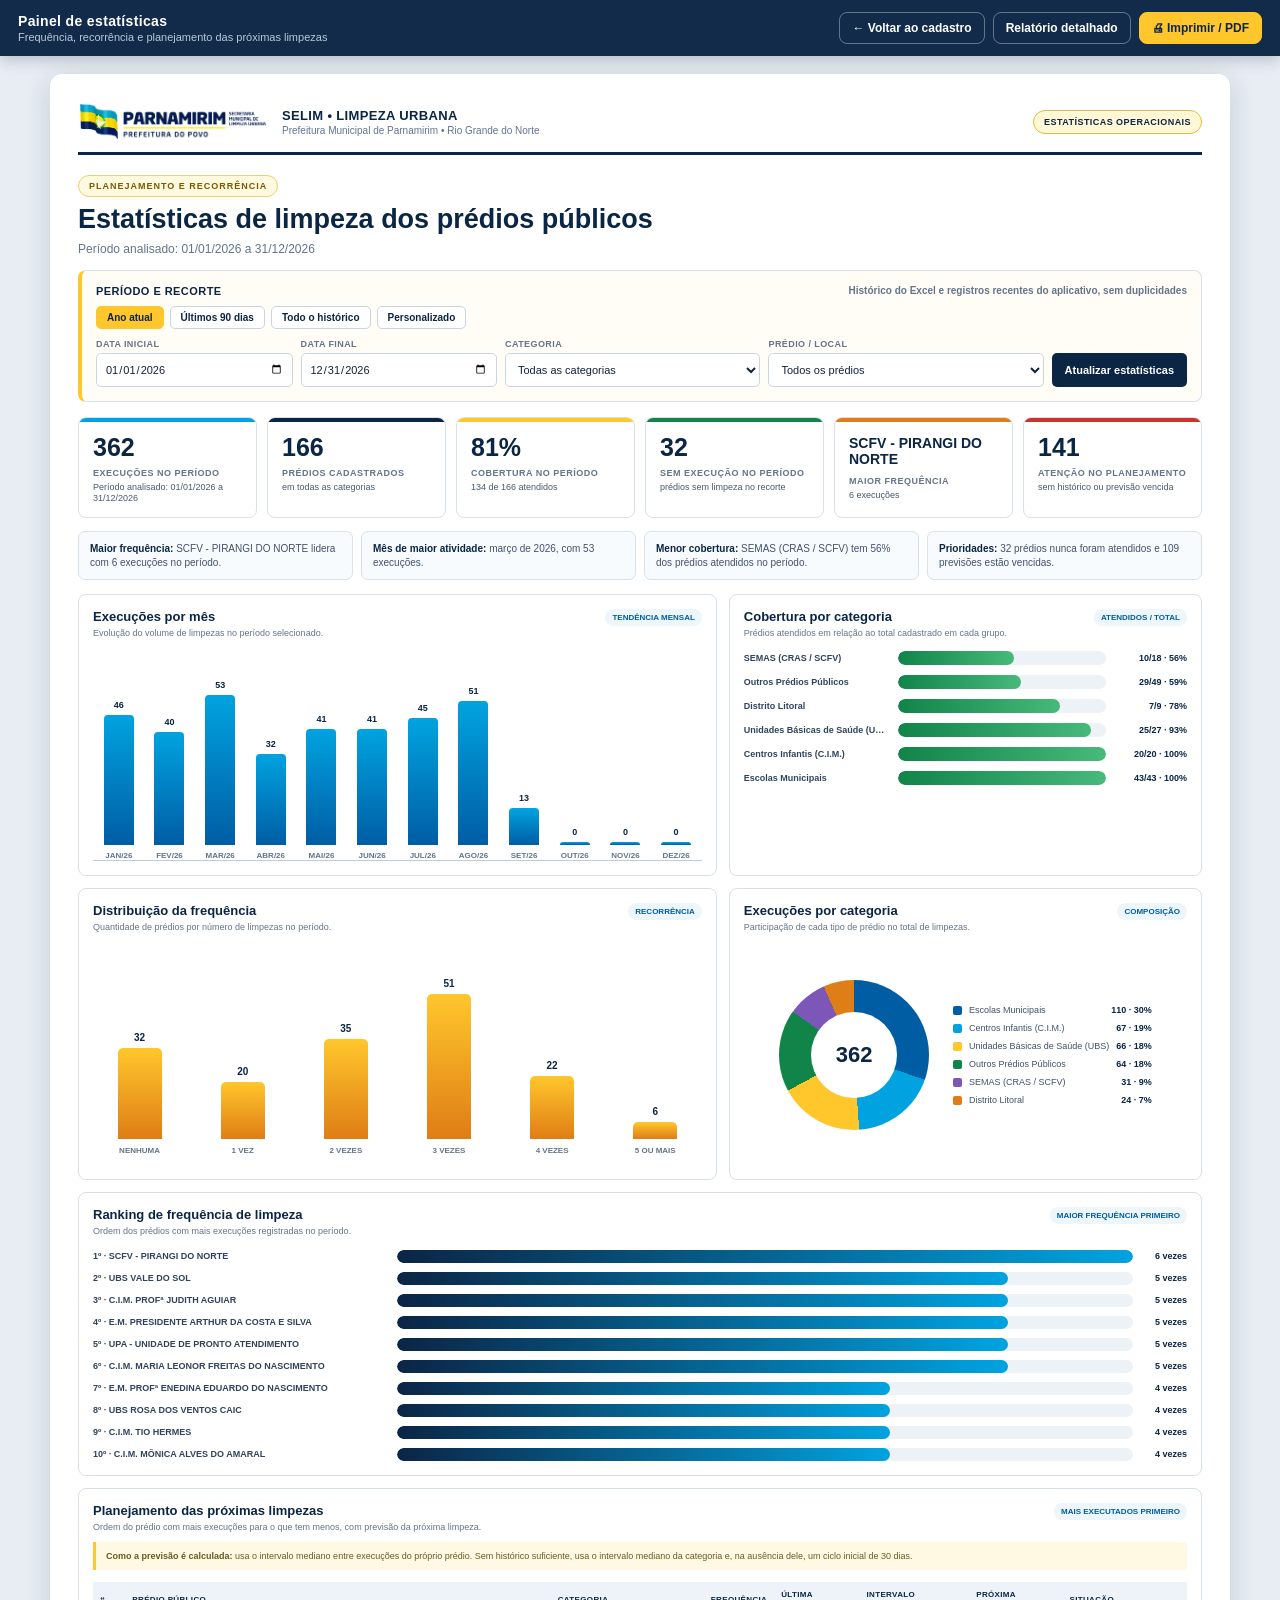
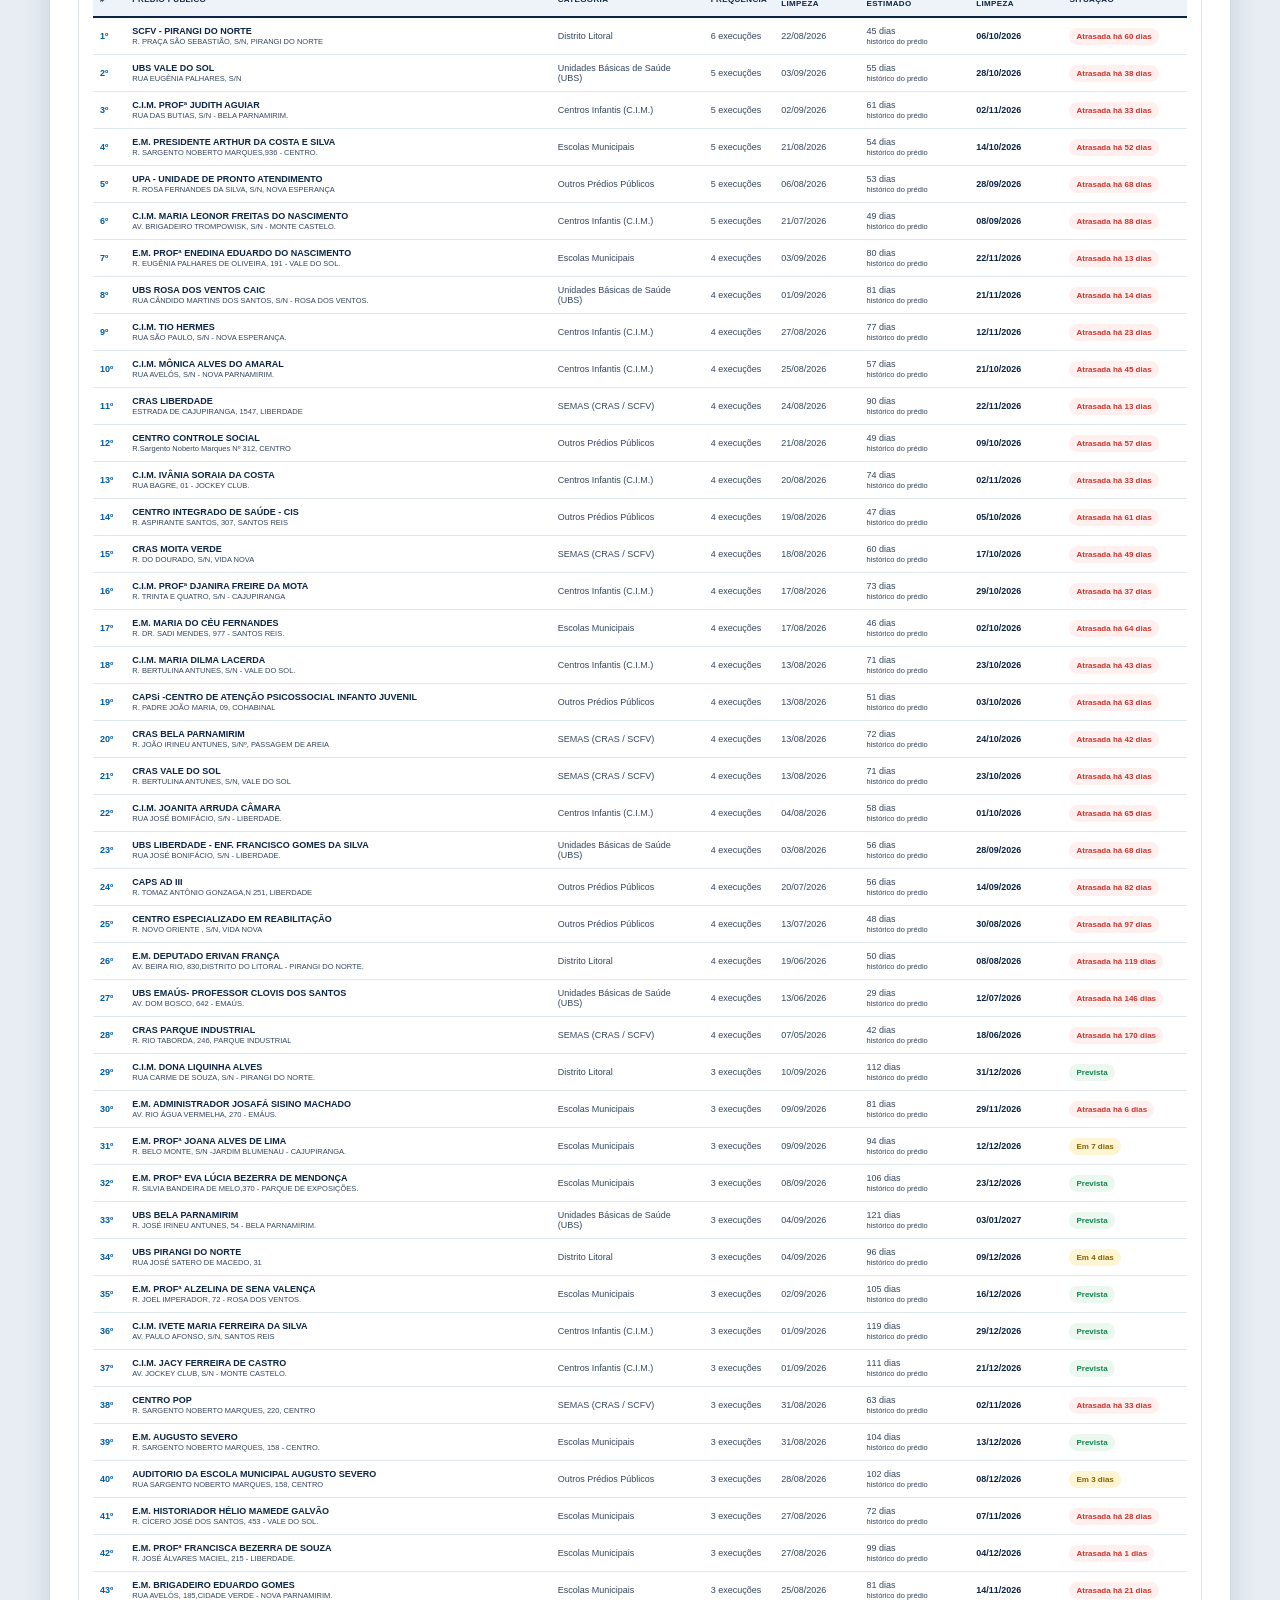
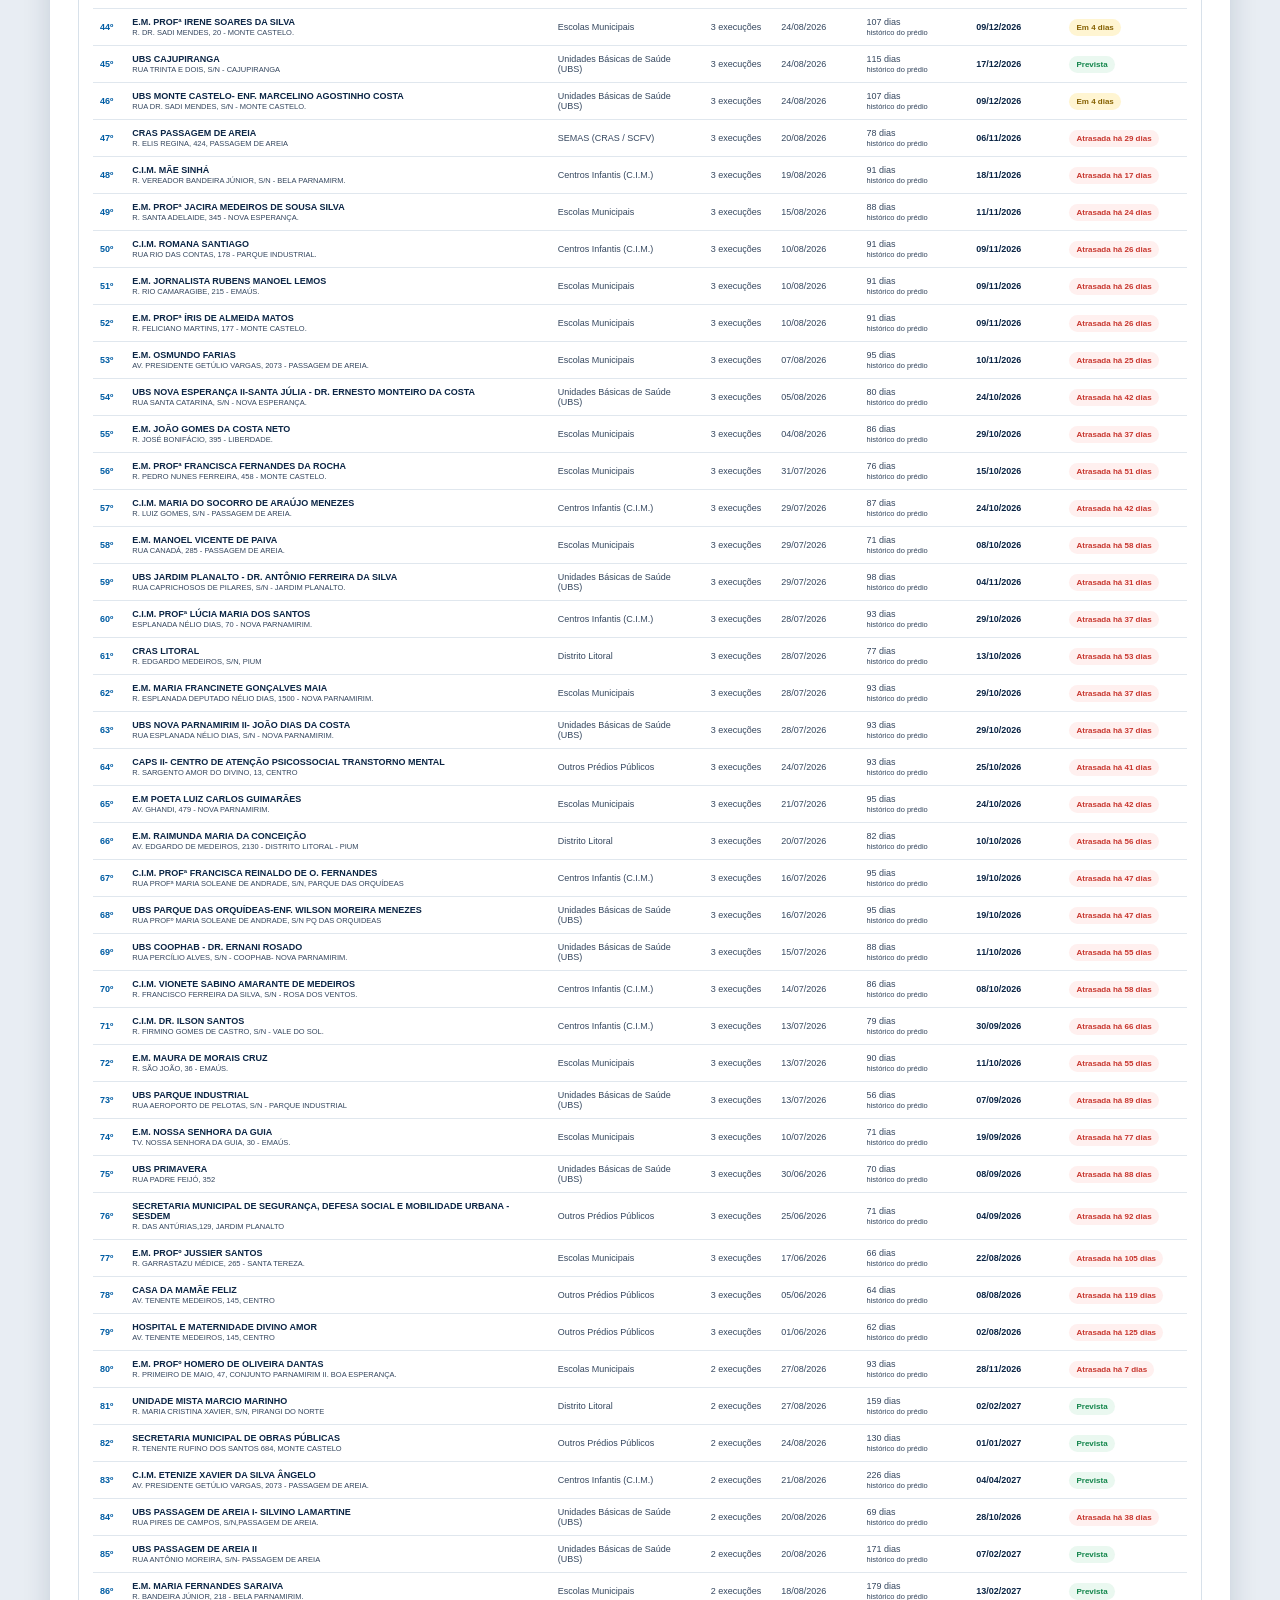
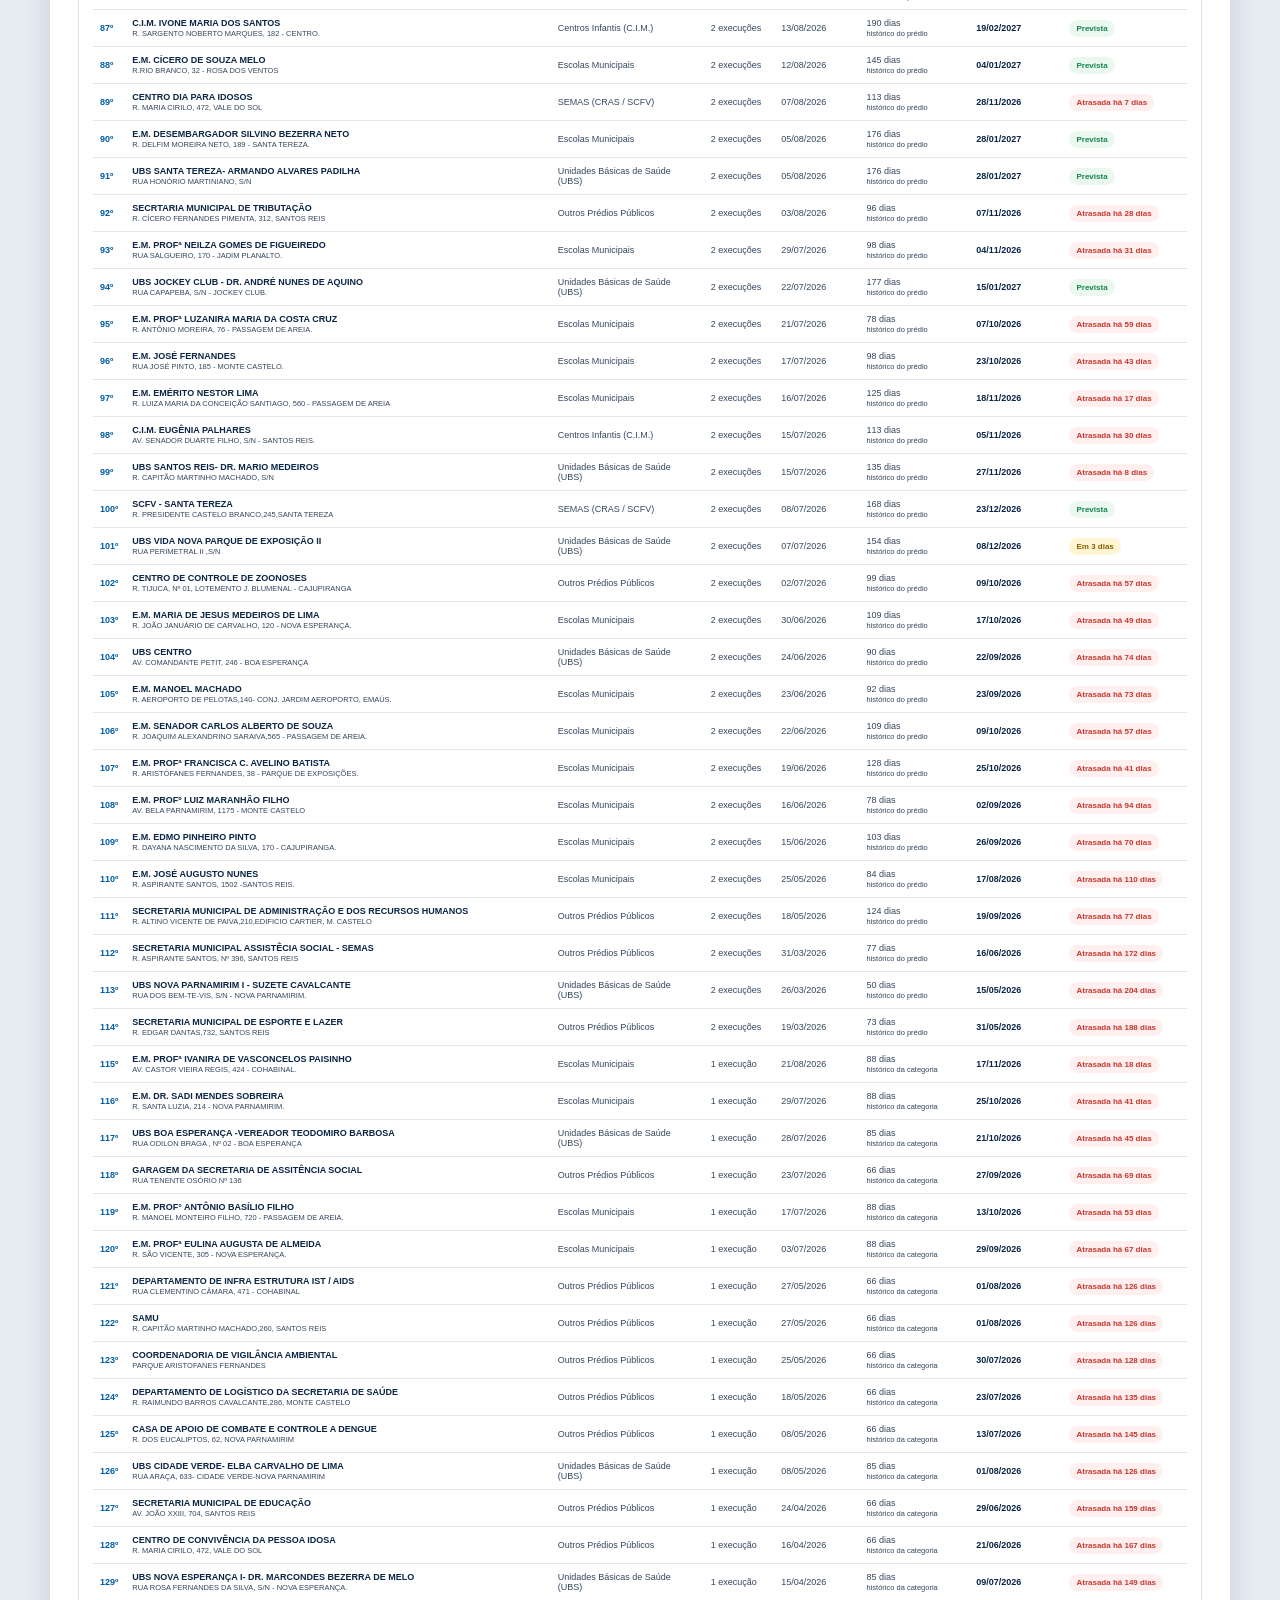
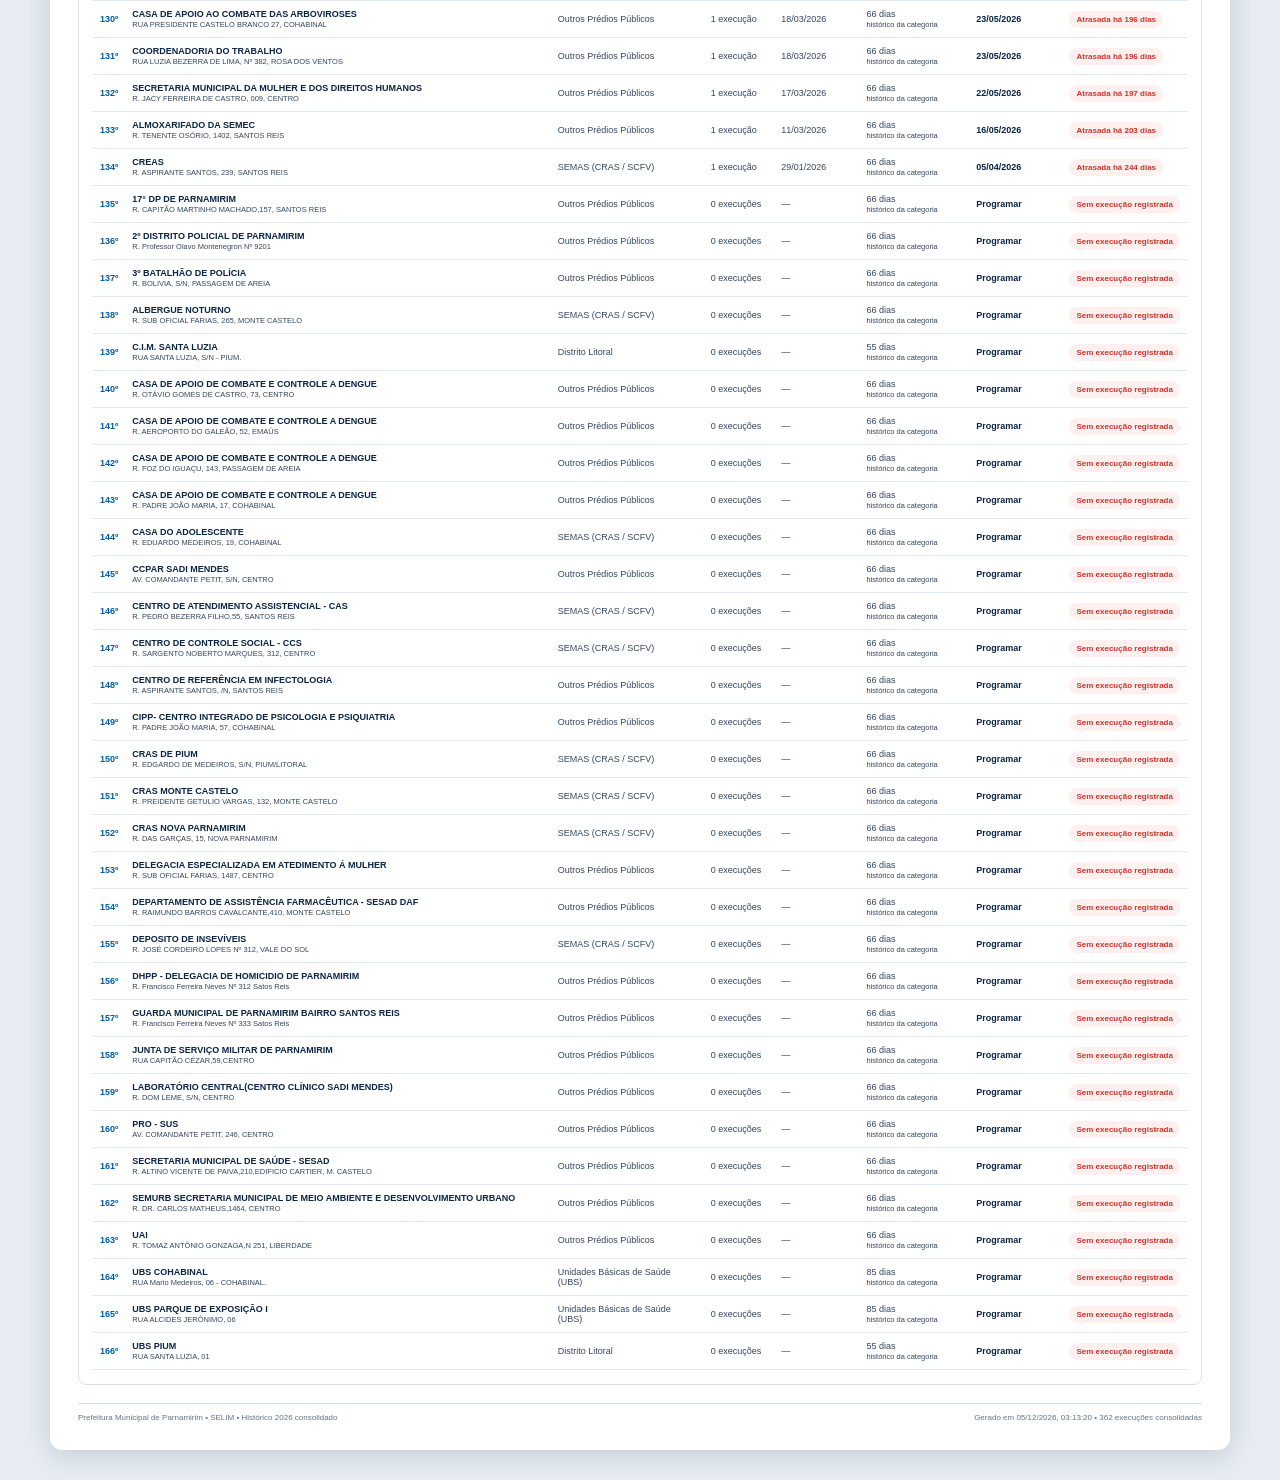
<file: estatisticas.html>
<!DOCTYPE html>
<html lang="pt-BR">
<head>
  <meta charset="UTF-8">
  <meta name="viewport" content="width=device-width, initial-scale=1.0">
  <meta name="theme-color" content="#0b2545">
  <title>Estatísticas de Limpeza • SELIM</title>
  <style>
    @page { size: A4 landscape; margin: 10mm; }

    :root {
      --navy: #0b2545;
      --blue: #005da4;
      --cyan: #00a3e0;
      --gold: #ffc72c;
      --green: #11844a;
      --red: #c7352d;
      --orange: #df7d16;
      --ink: #162238;
      --muted: #64748b;
      --line: #d8e1ea;
      --soft: #f5f8fb;
    }

    * { box-sizing: border-box; }

    html,
    body {
      margin: 0;
      min-height: 100%;
      background: #e8edf3;
      color: var(--ink);
      font-family: Arial, Helvetica, sans-serif;
      -webkit-print-color-adjust: exact;
      print-color-adjust: exact;
    }

    .screen-toolbar {
      position: sticky;
      top: 0;
      z-index: 20;
      display: flex;
      align-items: center;
      justify-content: space-between;
      gap: 16px;
      padding: 12px 18px;
      background: rgba(11, 37, 69, 0.97);
      color: #fff;
      box-shadow: 0 3px 14px rgba(11, 37, 69, 0.25);
    }

    .toolbar-title { display: flex; flex-direction: column; gap: 2px; }
    .toolbar-title strong { font-size: 14px; letter-spacing: 0.35px; }
    .toolbar-title span { color: #b9c9dd; font-size: 11px; }
    .toolbar-actions { display: flex; align-items: center; gap: 8px; }

    .toolbar-btn {
      padding: 8px 12px;
      border: 1px solid rgba(255, 255, 255, 0.35);
      border-radius: 8px;
      background: transparent;
      color: #fff;
      font: inherit;
      font-size: 12px;
      font-weight: 700;
      text-decoration: none;
      cursor: pointer;
    }

    .toolbar-btn.primary {
      border-color: var(--gold);
      background: var(--gold);
      color: var(--navy);
    }

    .dashboard {
      width: min(1180px, calc(100% - 28px));
      margin: 18px auto 30px;
      padding: 28px;
      border-radius: 12px;
      background: #fff;
      box-shadow: 0 6px 28px rgba(11, 37, 69, 0.16);
    }

    .report-header {
      display: flex;
      align-items: center;
      justify-content: space-between;
      gap: 18px;
      padding-bottom: 11px;
      border-bottom: 3px solid var(--navy);
    }

    .brand-lockup { display: flex; align-items: center; gap: 14px; min-width: 0; }
    .brand-logo { width: 190px; max-width: 42%; height: auto; }
    .brand-copy { display: flex; flex-direction: column; min-width: 0; }
    .brand-copy strong { color: var(--navy); font-size: 13px; letter-spacing: 0.35px; text-transform: uppercase; }
    .brand-copy span { margin-top: 2px; color: var(--muted); font-size: 10px; }

    .report-tag {
      flex: 0 0 auto;
      padding: 6px 10px;
      border: 1px solid #e0bd42;
      border-radius: 16px;
      background: #fff7d6;
      color: var(--navy);
      font-size: 9px;
      font-weight: 800;
      letter-spacing: 0.45px;
      text-transform: uppercase;
    }

    .intro { padding: 20px 0 14px; }

    .eyebrow {
      display: inline-block;
      margin-bottom: 7px;
      padding: 5px 10px;
      border: 1px solid #ead06e;
      border-radius: 14px;
      background: #fff9df;
      color: #7b5a00;
      font-size: 9px;
      font-weight: 800;
      letter-spacing: 1px;
      text-transform: uppercase;
    }

    .intro h1 { margin: 0; color: var(--navy); font-size: 27px; line-height: 1.12; }
    .intro p { margin: 7px 0 0; color: var(--muted); font-size: 12px; }

    .filters {
      margin-bottom: 15px;
      padding: 14px;
      border: 1px solid var(--line);
      border-left: 4px solid var(--gold);
      border-radius: 8px;
      background: #fffdf5;
    }

    .filter-heading {
      display: flex;
      align-items: center;
      justify-content: space-between;
      gap: 12px;
      margin-bottom: 9px;
      color: var(--navy);
      font-size: 11px;
      font-weight: 800;
      letter-spacing: 0.45px;
      text-transform: uppercase;
    }

    .filter-heading span { color: var(--muted); font-size: 10px; font-weight: 600; letter-spacing: 0; text-transform: none; }
    .preset-row { display: flex; flex-wrap: wrap; gap: 6px; margin-bottom: 10px; }

    .preset {
      padding: 5px 10px;
      border: 1px solid #c8d5e2;
      border-radius: 5px;
      background: #fff;
      color: var(--navy);
      font: inherit;
      font-size: 10px;
      font-weight: 800;
      cursor: pointer;
    }

    .preset.active,
    .preset:hover { border-color: var(--gold); background: var(--gold); color: var(--navy); }

    .filter-fields {
      display: grid;
      grid-template-columns: 1fr 1fr 1.3fr 1.4fr auto;
      gap: 8px;
      align-items: end;
    }

    .field { display: flex; flex-direction: column; gap: 4px; min-width: 0; }
    .field label { color: var(--muted); font-size: 9px; font-weight: 800; letter-spacing: 0.42px; text-transform: uppercase; }

    .field input,
    .field select {
      width: 100%;
      min-height: 34px;
      padding: 6px 8px;
      border: 1px solid #c9d6e2;
      border-radius: 5px;
      background: #fff;
      color: var(--ink);
      font: inherit;
      font-size: 11px;
    }

    .generate-btn {
      min-height: 34px;
      padding: 7px 13px;
      border: 0;
      border-radius: 5px;
      background: var(--navy);
      color: #fff;
      font: inherit;
      font-size: 11px;
      font-weight: 800;
      white-space: nowrap;
      cursor: pointer;
    }

    .generate-btn:hover { background: var(--blue); }

    .loading-state,
    .error-state,
    .empty-state {
      padding: 28px 18px;
      border: 1px dashed #b9c8d6;
      border-radius: 8px;
      background: var(--soft);
      color: var(--muted);
      font-size: 12px;
      text-align: center;
    }

    .error-state { border-color: #efb6b1; background: #fff6f5; color: #a4241d; }
    .hidden { display: none !important; }

    .kpi-grid {
      display: grid;
      grid-template-columns: repeat(6, minmax(0, 1fr));
      gap: 10px;
      margin-bottom: 13px;
    }

    .kpi-card {
      position: relative;
      min-height: 92px;
      padding: 13px 14px;
      overflow: hidden;
      border: 1px solid var(--line);
      border-radius: 8px;
      background: #fff;
    }

    .kpi-card::before {
      position: absolute;
      top: 0;
      left: 0;
      right: 0;
      height: 4px;
      background: var(--cyan);
      content: "";
    }

    .kpi-card:nth-child(2)::before { background: var(--navy); }
    .kpi-card:nth-child(3)::before { background: var(--gold); }
    .kpi-card:nth-child(4)::before { background: var(--green); }
    .kpi-card:nth-child(5)::before { background: var(--orange); }
    .kpi-card:nth-child(6)::before { background: var(--red); }
    .kpi-value { display: block; margin-top: 4px; color: var(--navy); font-size: 25px; font-weight: 900; line-height: 1; }
    .kpi-value.textual { overflow: hidden; font-size: 14px; line-height: 1.2; text-overflow: ellipsis; }
    .kpi-label { display: block; margin-top: 8px; color: var(--muted); font-size: 9px; font-weight: 800; letter-spacing: 0.5px; text-transform: uppercase; }
    .kpi-detail { display: block; margin-top: 4px; color: #485970; font-size: 9px; line-height: 1.25; }

    .insight-strip {
      display: grid;
      grid-template-columns: repeat(4, 1fr);
      gap: 8px;
      margin-bottom: 14px;
    }

    .insight {
      padding: 10px 11px;
      border: 1px solid #d7e2ec;
      border-radius: 7px;
      background: #f8fbfe;
      color: #41526a;
      font-size: 10px;
      line-height: 1.35;
    }

    .insight strong { color: var(--navy); }

    .charts-grid {
      display: grid;
      grid-template-columns: 1.35fr 1fr;
      gap: 12px;
      margin-bottom: 12px;
    }

    .chart-card,
    .planning-card {
      padding: 14px;
      border: 1px solid var(--line);
      border-radius: 8px;
      background: #fff;
      break-inside: avoid;
      page-break-inside: avoid;
    }

    .chart-card.full { grid-column: 1 / -1; }
    .card-head { display: flex; align-items: flex-start; justify-content: space-between; gap: 12px; margin-bottom: 12px; }
    .card-head h2 { margin: 0; color: var(--navy); font-size: 13px; }
    .card-head p { margin: 3px 0 0; color: var(--muted); font-size: 9px; line-height: 1.35; }
    .card-badge { flex: 0 0 auto; padding: 4px 7px; border-radius: 10px; background: #edf6fc; color: var(--blue); font-size: 8px; font-weight: 800; text-transform: uppercase; }

    .monthly-chart {
      display: flex;
      align-items: flex-end;
      gap: 7px;
      min-height: 210px;
      padding: 12px 4px 0;
      border-bottom: 1px solid #bfcddb;
    }

    .month-column { display: flex; flex: 1 1 0; align-items: center; flex-direction: column; justify-content: flex-end; min-width: 0; height: 190px; }
    .month-value { margin-bottom: 5px; color: var(--navy); font-size: 9px; font-weight: 900; }
    .month-bar { width: min(30px, 76%); min-height: 3px; border-radius: 4px 4px 0 0; background: linear-gradient(180deg, var(--cyan), var(--blue)); }
    .month-label { margin-top: 6px; color: var(--muted); font-size: 8px; font-weight: 800; text-transform: uppercase; white-space: nowrap; }

    .donut-layout { display: flex; align-items: center; justify-content: center; gap: 24px; min-height: 220px; }
    .donut { position: relative; flex: 0 0 auto; width: 150px; height: 150px; border-radius: 50%; background: #e8eef4; }
    .donut::after { position: absolute; inset: 32px; display: grid; place-items: center; border-radius: 50%; background: #fff; color: var(--navy); font-size: 22px; font-weight: 900; content: attr(data-total); }
    .legend { display: flex; flex-direction: column; gap: 8px; min-width: 0; }
    .legend-item { display: grid; grid-template-columns: 9px minmax(0, 1fr) auto; align-items: center; gap: 7px; color: #405168; font-size: 9px; }
    .legend-dot { width: 9px; height: 9px; border-radius: 2px; }
    .legend-name { overflow: hidden; text-overflow: ellipsis; white-space: nowrap; }
    .legend-value { color: var(--navy); font-weight: 900; }

    .coverage-chart,
    .frequency-chart { display: flex; flex-direction: column; gap: 10px; }
    .coverage-row { display: grid; grid-template-columns: minmax(145px, 1.25fr) 2.2fr 72px; align-items: center; gap: 9px; }
    .coverage-name { overflow: hidden; color: #31435b; font-size: 9px; font-weight: 700; text-overflow: ellipsis; white-space: nowrap; }
    .coverage-track { height: 14px; overflow: hidden; border-radius: 8px; background: #edf2f6; }
    .coverage-fill { height: 100%; min-width: 3px; border-radius: 8px; background: linear-gradient(90deg, var(--green), #47b979); }
    .coverage-value { color: var(--navy); font-size: 9px; font-weight: 900; text-align: right; }
    .frequency-chart { display: grid; grid-template-columns: repeat(6, minmax(0, 1fr)); align-items: end; min-height: 210px; padding-top: 8px; }
    .frequency-column { display: flex; align-items: center; flex-direction: column; justify-content: flex-end; height: 190px; }
    .frequency-value { margin-bottom: 5px; color: var(--navy); font-size: 10px; font-weight: 900; }
    .frequency-bar { width: min(44px, 72%); min-height: 4px; border-radius: 5px 5px 0 0; background: linear-gradient(180deg, var(--gold), var(--orange)); }
    .frequency-label { margin-top: 7px; color: var(--muted); font-size: 8px; font-weight: 800; text-align: center; text-transform: uppercase; }

    .ranking-chart { display: flex; flex-direction: column; gap: 9px; }
    .rank-row { display: grid; grid-template-columns: minmax(175px, 1.2fr) 3fr 44px; align-items: center; gap: 10px; }
    .rank-name { overflow: hidden; color: #31435b; font-size: 9px; font-weight: 700; text-overflow: ellipsis; white-space: nowrap; }
    .rank-track { height: 13px; overflow: hidden; border-radius: 8px; background: #edf2f6; }
    .rank-fill { height: 100%; min-width: 4px; border-radius: 8px; background: linear-gradient(90deg, var(--navy), var(--cyan)); }
    .rank-value { color: var(--navy); font-size: 9px; font-weight: 900; text-align: right; }

    .planning-card { margin-top: 12px; }
    .planning-note { margin: -3px 0 12px; padding: 8px 10px; border-left: 3px solid var(--gold); background: #fff9e3; color: #6a5a24; font-size: 9px; line-height: 1.4; }
    .table-wrap { overflow-x: auto; }
    table { width: 100%; border-collapse: collapse; font-size: 9px; }
    th { padding: 8px 7px; border-bottom: 2px solid var(--navy); background: #edf3f8; color: var(--navy); font-size: 8px; letter-spacing: 0.35px; text-align: left; text-transform: uppercase; }
    td { padding: 8px 7px; border-bottom: 1px solid #e0e7ee; color: #34465e; vertical-align: middle; }
    td strong { color: var(--navy); }
    tbody tr:hover { background: #f8fbfd; }
    .position { width: 30px; color: var(--blue); font-weight: 900; }
    .status { display: inline-block; padding: 4px 7px; border-radius: 10px; font-size: 8px; font-weight: 900; white-space: nowrap; }
    .status.ok { background: #eaf8f0; color: var(--green); }
    .status.soon { background: #fff5d2; color: #856000; }
    .status.overdue { background: #fff0ef; color: var(--red); }

    .report-footer { display: flex; justify-content: space-between; gap: 12px; margin-top: 18px; padding-top: 9px; border-top: 1px solid var(--line); color: var(--muted); font-size: 8px; }

    @media (max-width: 900px) {
      .dashboard { width: calc(100% - 18px); margin: 9px auto 22px; padding: 18px 12px; }
      .report-header { align-items: flex-start; flex-direction: column; }
      .brand-logo { width: 205px; max-width: 65%; }
      .filter-fields { grid-template-columns: 1fr 1fr; }
      .field:nth-child(3), .field:nth-child(4), .generate-btn { grid-column: span 2; }
      .kpi-grid { grid-template-columns: repeat(2, 1fr); }
      .insight-strip, .charts-grid { grid-template-columns: 1fr; }
      .chart-card.full { grid-column: auto; }
      .donut-layout { align-items: flex-start; flex-direction: column; }
      .rank-row { grid-template-columns: minmax(125px, 1.3fr) 2fr 40px; }
    }

    @media (max-width: 560px) {
      .screen-toolbar { align-items: flex-start; flex-direction: column; }
      .toolbar-actions { width: 100%; }
      .toolbar-btn { flex: 1; text-align: center; }
      .intro h1 { font-size: 22px; }
      .kpi-grid { grid-template-columns: 1fr; }
      .monthly-chart { gap: 3px; }
      .month-label { font-size: 7px; transform: rotate(-45deg); transform-origin: center; }
      .rank-row { grid-template-columns: 1fr; gap: 4px; }
      .rank-value { text-align: left; }
      .coverage-row { grid-template-columns: 1fr; gap: 4px; }
      .coverage-value { text-align: left; }
      .frequency-chart { grid-template-columns: repeat(3, 1fr); min-height: auto; }
      .frequency-column { height: 130px; }
    }

    @media print {
      html, body { background: #fff; }
      .screen-toolbar, .filters { display: none !important; }
      .dashboard { width: auto; margin: 0; padding: 0; box-shadow: none; }
      .intro { padding-top: 10px; }
      .chart-card, .planning-card, .kpi-card { box-shadow: none; }
      .report-footer { margin-bottom: 0; }
    }
  </style>
</head>
<body>
  <div class="screen-toolbar">
    <div class="toolbar-title">
      <strong>Painel de estatísticas</strong>
      <span>Frequência, recorrência e planejamento das próximas limpezas</span>
    </div>
    <div class="toolbar-actions">
      <a class="toolbar-btn" href="index.html">← Voltar ao cadastro</a>
      <a class="toolbar-btn" href="relatorio.html">Relatório detalhado</a>
      <button id="btnPrint" class="toolbar-btn primary" type="button">🖨 Imprimir / PDF</button>
    </div>
  </div>

  <main class="dashboard">
    <header class="report-header">
      <div class="brand-lockup">
        <img class="brand-logo" src="logo.png" alt="Prefeitura de Parnamirim">
        <div class="brand-copy">
          <strong>SELIM • Limpeza Urbana</strong>
          <span>Prefeitura Municipal de Parnamirim • Rio Grande do Norte</span>
        </div>
      </div>
      <div class="report-tag">Estatísticas operacionais</div>
    </header>

    <section class="intro">
      <span class="eyebrow">Planejamento e recorrência</span>
      <h1>Estatísticas de limpeza dos prédios públicos</h1>
      <p id="periodText">Carregando o histórico de execuções...</p>
    </section>

    <section class="filters" aria-label="Filtros das estatísticas">
      <div class="filter-heading">
        <strong>Período e recorte</strong>
        <span>Histórico do Excel e registros recentes do aplicativo, sem duplicidades</span>
      </div>
      <div class="preset-row">
        <button class="preset active" type="button" data-preset="year">Ano atual</button>
        <button class="preset" type="button" data-preset="90days">Últimos 90 dias</button>
        <button class="preset" type="button" data-preset="all">Todo o histórico</button>
        <button class="preset" type="button" data-preset="custom">Personalizado</button>
      </div>
      <div class="filter-fields">
        <div class="field">
          <label for="inputInicio">Data inicial</label>
          <input id="inputInicio" type="date">
        </div>
        <div class="field">
          <label for="inputFim">Data final</label>
          <input id="inputFim" type="date">
        </div>
        <div class="field">
          <label for="inputCategoria">Categoria</label>
          <select id="inputCategoria">
            <option value="">Todas as categorias</option>
            <option>Unidades Básicas de Saúde (UBS)</option>
            <option>Escolas Municipais</option>
            <option>Centros Infantis (C.I.M.)</option>
            <option>SEMAS (CRAS / SCFV)</option>
            <option>Distrito Litoral</option>
            <option>Outros Prédios Públicos</option>
          </select>
        </div>
        <div class="field">
          <label for="inputPredio">Prédio / local</label>
          <select id="inputPredio">
            <option value="">Todos os prédios</option>
          </select>
        </div>
        <button id="btnGenerate" class="generate-btn" type="button">Atualizar estatísticas</button>
      </div>
    </section>

    <div id="dashboardState" class="loading-state">Consultando o histórico de limpezas...</div>

    <div id="dashboardContent" class="hidden">
      <section class="kpi-grid" aria-label="Indicadores principais">
        <div class="kpi-card"><strong id="kpiExecutions" class="kpi-value">0</strong><span class="kpi-label">Execuções no período</span><span id="kpiExecutionsDetail" class="kpi-detail"></span></div>
        <div class="kpi-card"><strong id="kpiCatalog" class="kpi-value">0</strong><span class="kpi-label">Prédios cadastrados</span><span id="kpiCatalogDetail" class="kpi-detail"></span></div>
        <div class="kpi-card"><strong id="kpiCoverage" class="kpi-value">0%</strong><span class="kpi-label">Cobertura no período</span><span id="kpiCoverageDetail" class="kpi-detail"></span></div>
        <div class="kpi-card"><strong id="kpiNever" class="kpi-value">0</strong><span class="kpi-label">Sem execução no período</span><span id="kpiNeverDetail" class="kpi-detail"></span></div>
        <div class="kpi-card"><strong id="kpiLeader" class="kpi-value textual">—</strong><span class="kpi-label">Maior frequência</span><span id="kpiLeaderDetail" class="kpi-detail"></span></div>
        <div class="kpi-card"><strong id="kpiAttention" class="kpi-value">0</strong><span class="kpi-label">Atenção no planejamento</span><span class="kpi-detail">sem histórico ou previsão vencida</span></div>
      </section>

      <section class="insight-strip" aria-label="Destaques do período">
        <div id="insightFrequency" class="insight"></div>
        <div id="insightMonth" class="insight"></div>
        <div id="insightCoverage" class="insight"></div>
        <div id="insightPlanning" class="insight"></div>
      </section>

      <section class="charts-grid">
        <article class="chart-card">
          <div class="card-head"><div><h2>Execuções por mês</h2><p>Evolução do volume de limpezas no período selecionado.</p></div><span class="card-badge">Tendência mensal</span></div>
          <div id="monthlyChart" class="monthly-chart" aria-label="Gráfico de execuções por mês"></div>
        </article>

        <article class="chart-card">
          <div class="card-head"><div><h2>Cobertura por categoria</h2><p>Prédios atendidos em relação ao total cadastrado em cada grupo.</p></div><span class="card-badge">Atendidos / total</span></div>
          <div id="coverageChart" class="coverage-chart" aria-label="Gráfico de cobertura por categoria"></div>
        </article>

        <article class="chart-card">
          <div class="card-head"><div><h2>Distribuição da frequência</h2><p>Quantidade de prédios por número de limpezas no período.</p></div><span class="card-badge">Recorrência</span></div>
          <div id="frequencyChart" class="frequency-chart" aria-label="Gráfico de distribuição da frequência"></div>
        </article>

        <article class="chart-card">
          <div class="card-head"><div><h2>Execuções por categoria</h2><p>Participação de cada tipo de prédio no total de limpezas.</p></div><span class="card-badge">Composição</span></div>
          <div class="donut-layout">
            <div id="categoryDonut" class="donut" data-total="0" aria-label="Gráfico por categoria"></div>
            <div id="categoryLegend" class="legend"></div>
          </div>
        </article>

        <article class="chart-card full">
          <div class="card-head"><div><h2>Ranking de frequência de limpeza</h2><p>Ordem dos prédios com mais execuções registradas no período.</p></div><span class="card-badge">Maior frequência primeiro</span></div>
          <div id="rankingChart" class="ranking-chart" aria-label="Ranking de frequência por prédio"></div>
        </article>
      </section>

      <section class="planning-card">
        <div class="card-head"><div><h2>Planejamento das próximas limpezas</h2><p>Ordem do prédio com mais execuções para o que tem menos, com previsão da próxima limpeza.</p></div><span class="card-badge">Mais executados primeiro</span></div>
        <div class="planning-note"><strong>Como a previsão é calculada:</strong> usa o intervalo mediano entre execuções do próprio prédio. Sem histórico suficiente, usa o intervalo mediano da categoria e, na ausência dele, um ciclo inicial de 30 dias.</div>
        <div class="table-wrap">
          <table>
            <thead><tr><th>#</th><th>Prédio público</th><th>Categoria</th><th>Frequência</th><th>Última limpeza</th><th>Intervalo estimado</th><th>Próxima limpeza</th><th>Situação</th></tr></thead>
            <tbody id="planningTable"></tbody>
          </table>
        </div>
      </section>
    </div>

    <footer class="report-footer"><span>Prefeitura Municipal de Parnamirim • SELIM • Histórico 2026 consolidado</span><span id="generatedText">Estatísticas geradas automaticamente</span></footer>
  </main>

  <script src="estatisticas.js?v=054ff2e"></script>
</body>
</html>
</file>
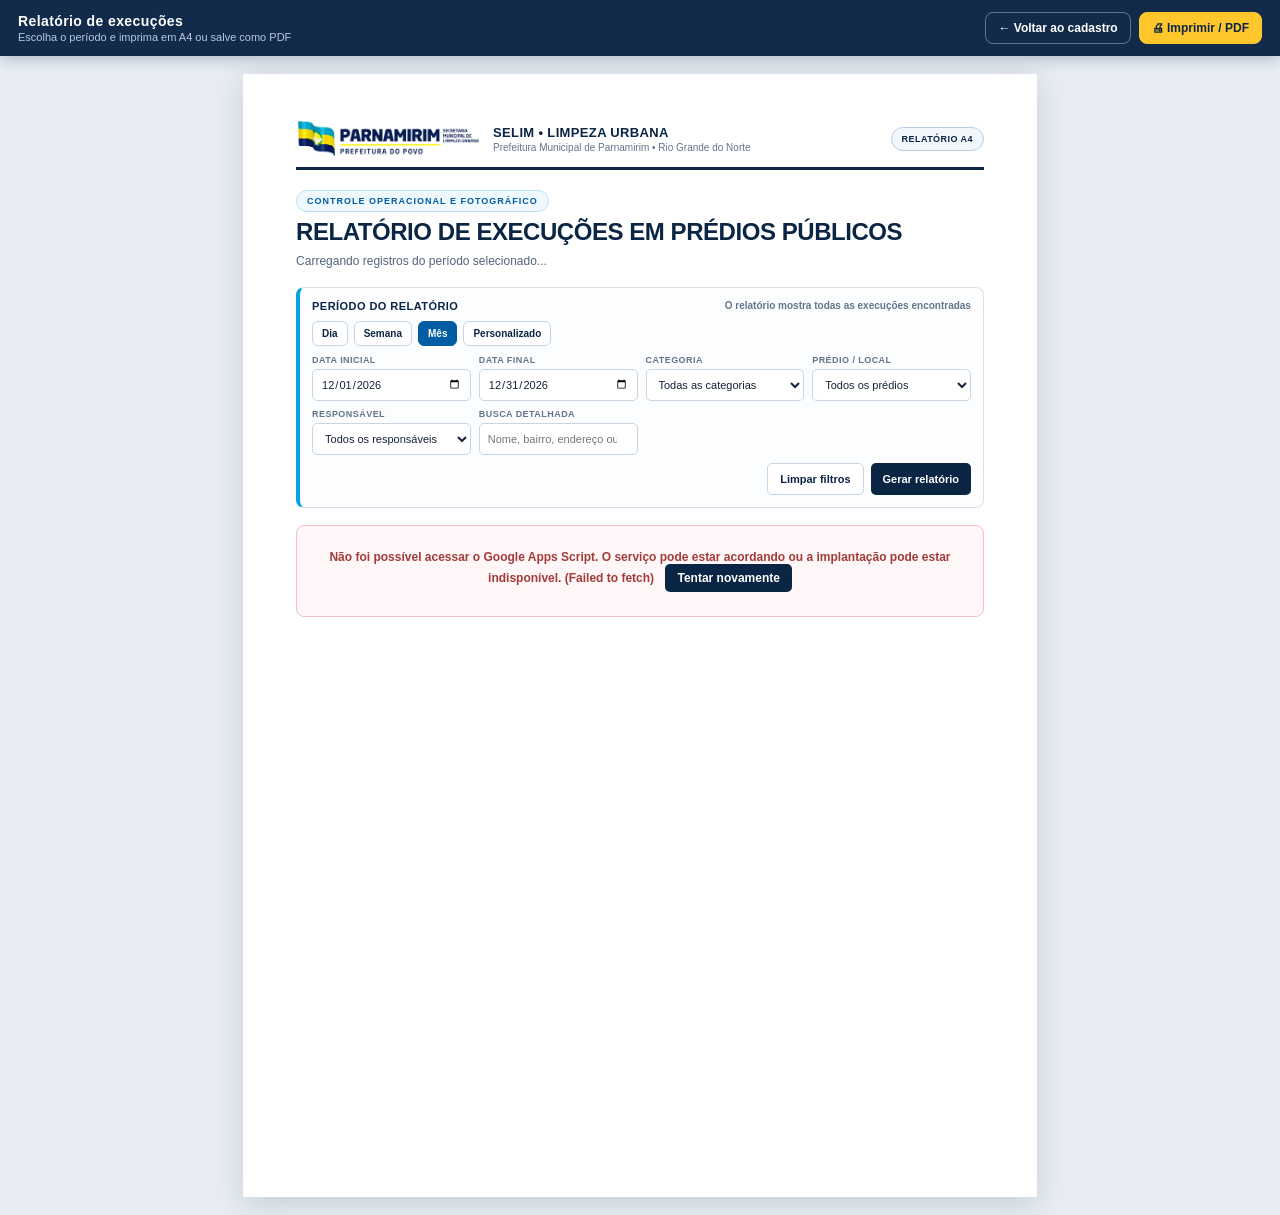
<file: relatorio.html>
<!DOCTYPE html>
<html lang="pt-BR">
<head>
  <meta charset="UTF-8">
  <meta name="viewport" content="width=device-width, initial-scale=1.0">
  <meta name="theme-color" content="#0b2545">
  <title>Relatório de Execuções • SELIM</title>
  <style>
    @page {
      size: A4;
      margin: 10mm;
    }

    :root {
      --navy: #0b2545;
      --blue: #005da4;
      --cyan: #00a3e0;
      --gold: #ffc72c;
      --green: #11844a;
      --ink: #162238;
      --muted: #64748b;
      --line: #d8e1ea;
      --soft: #f5f8fb;
    }

    * {
      box-sizing: border-box;
    }

    html,
    body {
      margin: 0;
      padding: 0;
      background: #e8edf3;
      color: var(--ink);
      font-family: Arial, Helvetica, sans-serif;
      -webkit-print-color-adjust: exact;
      print-color-adjust: exact;
    }

    body {
      min-height: 100vh;
    }

    .screen-toolbar {
      position: sticky;
      top: 0;
      z-index: 10;
      display: flex;
      align-items: center;
      justify-content: space-between;
      gap: 16px;
      padding: 12px 18px;
      background: rgba(11, 37, 69, 0.97);
      color: #fff;
      box-shadow: 0 3px 14px rgba(11, 37, 69, 0.25);
    }

    .toolbar-title {
      display: flex;
      flex-direction: column;
      gap: 2px;
    }

    .toolbar-title strong {
      font-size: 14px;
      letter-spacing: 0.4px;
    }

    .toolbar-title span {
      font-size: 11px;
      color: #b9c9dd;
    }

    .toolbar-actions {
      display: flex;
      gap: 8px;
      align-items: center;
    }

    .toolbar-btn {
      border: 1px solid rgba(255, 255, 255, 0.35);
      border-radius: 8px;
      background: transparent;
      color: #fff;
      padding: 8px 12px;
      font: inherit;
      font-size: 12px;
      font-weight: 700;
      cursor: pointer;
      text-decoration: none;
    }

    .toolbar-btn.primary {
      border-color: var(--gold);
      background: var(--gold);
      color: var(--navy);
    }

    .report-document {
      width: 210mm;
      max-width: 100%;
      min-height: 297mm;
      margin: 18px auto;
      padding: 12mm 14mm 10mm;
      background: #fff;
      box-shadow: 0 6px 28px rgba(11, 37, 69, 0.16);
    }

    .report-header {
      display: flex;
      align-items: center;
      justify-content: space-between;
      gap: 18px;
      padding-bottom: 9px;
      border-bottom: 3px solid var(--navy);
    }

    .brand-lockup {
      display: flex;
      align-items: center;
      min-width: 0;
      gap: 12px;
    }

    .brand-logo {
      width: 185px;
      max-width: 42%;
      height: auto;
      object-fit: contain;
    }

    .brand-copy {
      display: flex;
      flex-direction: column;
      min-width: 0;
    }

    .brand-copy strong {
      color: var(--navy);
      font-size: 13px;
      letter-spacing: 0.35px;
      text-transform: uppercase;
    }

    .brand-copy span {
      margin-top: 2px;
      color: var(--muted);
      font-size: 10px;
    }

    .report-tag {
      flex: 0 0 auto;
      padding: 6px 10px;
      border: 1px solid #b9cce0;
      border-radius: 16px;
      background: #f2f7fc;
      color: var(--navy);
      font-size: 9px;
      font-weight: 800;
      letter-spacing: 0.45px;
      text-transform: uppercase;
      white-space: nowrap;
    }

    .intro {
      padding: 20px 0 14px;
    }

    .eyebrow {
      display: inline-block;
      margin-bottom: 7px;
      padding: 5px 10px;
      border: 1px solid #b9e3f5;
      border-radius: 14px;
      background: #eff9fd;
      color: var(--blue);
      font-size: 9px;
      font-weight: 800;
      letter-spacing: 1px;
      text-transform: uppercase;
    }

    .intro h1 {
      max-width: 700px;
      margin: 0;
      color: var(--navy);
      font-size: 24px;
      line-height: 1.1;
      letter-spacing: -0.45px;
      text-transform: uppercase;
    }

    .intro p {
      max-width: 710px;
      margin: 8px 0 0;
      color: #53657d;
      font-size: 12px;
      line-height: 1.45;
    }

    .filters {
      margin: 2px 0 17px;
      padding: 12px;
      border: 1px solid var(--line);
      border-left: 4px solid var(--cyan);
      border-radius: 8px;
      background: #fbfdff;
    }

    .filter-heading {
      display: flex;
      align-items: center;
      justify-content: space-between;
      gap: 12px;
      margin-bottom: 9px;
      color: var(--navy);
      font-size: 11px;
      font-weight: 800;
      letter-spacing: 0.45px;
      text-transform: uppercase;
    }

    .filter-heading span {
      color: var(--muted);
      font-size: 10px;
      font-weight: 600;
      letter-spacing: 0;
      text-transform: none;
    }

    .preset-row {
      display: flex;
      flex-wrap: wrap;
      gap: 6px;
      margin-bottom: 9px;
    }

    .preset {
      border: 1px solid #c7d5e3;
      border-radius: 6px;
      background: #fff;
      color: var(--navy);
      padding: 6px 9px;
      font: inherit;
      font-size: 10px;
      font-weight: 700;
      cursor: pointer;
    }

    .preset.active,
    .preset:hover {
      border-color: var(--blue);
      background: var(--blue);
      color: #fff;
    }

    .filter-fields {
      display: grid;
      grid-template-columns: repeat(4, minmax(0, 1fr));
      gap: 8px;
      align-items: end;
    }

    .field {
      display: flex;
      flex-direction: column;
      gap: 4px;
    }

    .field label {
      color: var(--muted);
      font-size: 9px;
      font-weight: 800;
      letter-spacing: 0.45px;
      text-transform: uppercase;
    }

    .field input,
    .field select {
      width: 100%;
      min-height: 32px;
      border: 1px solid #c9d6e2;
      border-radius: 5px;
      background: #fff;
      color: var(--ink);
      padding: 6px 8px;
      font: inherit;
      font-size: 11px;
    }

    .generate-btn {
      min-height: 32px;
      border: 0;
      border-radius: 5px;
      background: var(--navy);
      color: #fff;
      padding: 7px 12px;
      font: inherit;
      font-size: 11px;
      font-weight: 800;
      cursor: pointer;
      white-space: nowrap;
    }

    .generate-btn:hover {
      background: var(--blue);
    }

    .filter-actions {
      display: flex;
      justify-content: flex-end;
      gap: 7px;
      grid-column: 1 / -1;
    }

    .clear-filters-btn {
      min-height: 32px;
      border: 1px solid #c9d6e2;
      border-radius: 5px;
      background: #fff;
      color: var(--navy);
      padding: 7px 12px;
      font: inherit;
      font-size: 11px;
      font-weight: 800;
      cursor: pointer;
    }

    .clear-filters-btn:hover {
      border-color: var(--blue);
      color: var(--blue);
    }

    .summary-grid {
      display: grid;
      grid-template-columns: repeat(4, 1fr);
      gap: 8px;
      margin-bottom: 14px;
    }

    .summary-card {
      position: relative;
      overflow: hidden;
      min-height: 67px;
      padding: 10px 11px;
      border: 1px solid var(--line);
      border-radius: 7px;
      background: #fff;
    }

    .summary-card::before {
      position: absolute;
      inset: 0 0 auto;
      height: 3px;
      background: var(--cyan);
      content: "";
    }

    .summary-card:nth-child(2)::before { background: var(--navy); }
    .summary-card:nth-child(3)::before { background: var(--gold); }
    .summary-card:nth-child(4)::before { background: var(--green); }

    .summary-number {
      color: var(--navy);
      font-size: 21px;
      font-weight: 800;
      line-height: 1;
    }

    .summary-label {
      display: block;
      margin-top: 5px;
      color: var(--muted);
      font-size: 9px;
      font-weight: 800;
      letter-spacing: 0.35px;
      text-transform: uppercase;
    }

    .section-title {
      display: flex;
      align-items: center;
      gap: 8px;
      margin: 15px 0 8px;
      padding-bottom: 6px;
      border-bottom: 1px solid var(--line);
      color: var(--navy);
      font-size: 12px;
      font-weight: 800;
      letter-spacing: 0.55px;
      text-transform: uppercase;
    }

    .section-title::before {
      width: 4px;
      height: 17px;
      border-radius: 2px;
      background: var(--cyan);
      content: "";
    }

    .record-card {
      margin: 0 0 12px;
      border: 1px solid #c5d3e0;
      border-radius: 8px;
      overflow: hidden;
      background: #fff;
      break-inside: avoid;
      page-break-inside: avoid;
    }

    .record-head {
      display: flex;
      align-items: center;
      justify-content: space-between;
      gap: 10px;
      padding: 7px 10px;
      border-bottom: 1px solid var(--line);
      background: var(--soft);
    }

    .record-heading {
      display: flex;
      align-items: center;
      flex-wrap: wrap;
      gap: 6px;
      min-width: 0;
    }

    .record-number {
      padding: 4px 7px;
      border-radius: 4px;
      background: var(--navy);
      color: #fff;
      font-size: 9px;
      font-weight: 800;
      letter-spacing: 0.4px;
    }

    .record-category {
      padding: 4px 7px;
      border: 1px solid #b7e0f1;
      border-radius: 4px;
      background: #e9f8fd;
      color: #076d9f;
      font-size: 9px;
      font-weight: 800;
      letter-spacing: 0.35px;
      text-transform: uppercase;
    }

    .record-repeat {
      padding: 4px 7px;
      border: 1px solid #d7c4f3;
      border-radius: 4px;
      background: #f6f0ff;
      color: #65439b;
      font-size: 9px;
      font-weight: 800;
      white-space: nowrap;
    }

    .record-status {
      padding: 4px 8px;
      border: 1px solid #a9e5c2;
      border-radius: 11px;
      background: #edfcf2;
      color: var(--green);
      font-size: 9px;
      font-weight: 800;
      white-space: nowrap;
    }

    .record-status.history {
      border-color: #cbd5e1;
      background: #f8fafc;
      color: #526579;
    }

    .record-actions {
      display: flex;
      align-items: center;
      justify-content: flex-end;
      gap: 6px;
      flex-shrink: 0;
    }

    .delete-record-btn {
      padding: 4px 8px;
      border: 1px solid #d92d20;
      border-radius: 4px;
      background: #d92d20;
      color: #fff;
      font: inherit;
      font-size: 9px;
      font-weight: 800;
      line-height: 1;
      cursor: pointer;
    }

    .delete-record-btn:hover,
    .delete-record-btn:focus-visible {
      border-color: #a71812;
      background: #a71812;
    }

    .delete-record-btn:disabled {
      cursor: wait;
      opacity: 0.65;
    }

    .add-photos-btn {
      padding: 4px 8px;
      border: 1px solid #d6a900;
      border-radius: 4px;
      background: var(--gold);
      color: var(--navy);
      font: inherit;
      font-size: 9px;
      font-weight: 800;
      line-height: 1;
      cursor: pointer;
    }

    .add-photos-btn:hover,
    .add-photos-btn:focus-visible {
      border-color: #b28c00;
      background: #f2bb00;
    }

    .add-photos-btn:disabled {
      cursor: wait;
      opacity: 0.65;
    }

    .record-body {
      padding: 10px;
    }

    .record-meta {
      display: grid;
      grid-template-columns: 1.5fr 1.2fr 0.8fr;
      gap: 8px 12px;
      margin-bottom: 9px;
    }

    .meta-item {
      min-width: 0;
    }

    .meta-item.wide {
      grid-column: span 2;
    }

    .meta-label {
      display: block;
      margin-bottom: 2px;
      color: var(--muted);
      font-size: 8px;
      font-weight: 800;
      letter-spacing: 0.42px;
      text-transform: uppercase;
    }

    .meta-value {
      display: block;
      overflow-wrap: anywhere;
      color: var(--ink);
      font-size: 10px;
      font-weight: 600;
      line-height: 1.3;
    }

    .meta-item.main .meta-value {
      color: var(--navy);
      font-size: 12px;
      font-weight: 800;
    }

    .record-links {
      display: flex;
      flex-wrap: wrap;
      gap: 8px;
      margin-bottom: 9px;
    }

    .record-link {
      color: var(--blue);
      font-size: 9px;
      font-weight: 800;
      text-decoration: none;
    }

    .record-link:hover {
      text-decoration: underline;
    }

    .photo-grid {
      display: grid;
      grid-template-columns: repeat(4, minmax(0, 1fr));
      gap: 5px;
    }

    .photo-card {
      position: relative;
      display: block;
      min-width: 0;
      overflow: hidden;
      aspect-ratio: 4 / 3;
      border: 1px solid #cad8e4;
      border-radius: 4px;
      background: #0b2545;
      text-decoration: none;
    }

    .photo-card img {
      display: block;
      width: 100%;
      height: 100%;
      object-fit: cover;
    }

    .photo-label {
      position: absolute;
      right: 3px;
      bottom: 3px;
      left: 3px;
      overflow: hidden;
      padding: 3px 4px;
      border-radius: 3px;
      background: rgba(11, 37, 69, 0.82);
      color: #fff;
      font-size: 7px;
      text-overflow: ellipsis;
      white-space: nowrap;
    }

    .empty-photos {
      padding: 13px;
      border: 1px dashed #bdccda;
      border-radius: 5px;
      background: #f9fbfd;
      color: var(--muted);
      font-size: 10px;
      text-align: center;
    }

    .empty-state,
    .loading-state,
    .error-state {
      margin: 16px 0;
      padding: 24px 16px;
      border: 1px solid var(--line);
      border-radius: 8px;
      background: #fbfdff;
      color: var(--muted);
      font-size: 12px;
      text-align: center;
    }

    .error-state {
      border-color: #f3c1c1;
      background: #fff7f7;
      color: #a33b3b;
    }

    .retry-report {
      margin-left: 8px;
      padding: 7px 12px;
      border: 0;
      border-radius: 5px;
      background: var(--navy);
      color: #fff;
      font: inherit;
      font-weight: 700;
      cursor: pointer;
    }

    .retry-report:hover {
      background: #16375b;
    }

    .report-footer {
      display: flex;
      align-items: center;
      justify-content: space-between;
      gap: 12px;
      margin-top: 18px;
      padding-top: 8px;
      border-top: 1px solid var(--line);
      color: #8799ad;
      font-size: 8px;
    }

    .hidden {
      display: none !important;
    }

    @media (max-width: 740px) {
      .screen-toolbar {
        align-items: flex-start;
        flex-direction: column;
        gap: 9px;
      }

      .toolbar-actions {
        width: 100%;
      }

      .toolbar-btn {
        flex: 1;
        text-align: center;
      }

      .report-document {
        width: calc(100% - 18px);
        margin: 9px auto;
        padding: 18px 12px;
      }

      .report-header {
        align-items: flex-start;
        flex-direction: column;
      }

      .brand-logo {
        width: 205px;
        max-width: 65%;
      }

      .filter-fields,
      .record-meta {
        grid-template-columns: 1fr 1fr;
      }

      .filter-fields .field:nth-child(3),
      .filter-fields .field:nth-child(6),
      .filter-fields .filter-actions {
        grid-column: span 2;
      }

      .record-meta .wide {
        grid-column: span 2;
      }

      .summary-grid {
        grid-template-columns: repeat(2, 1fr);
      }

      .photo-grid {
        grid-template-columns: repeat(3, minmax(0, 1fr));
      }
    }

    @media print {
      body {
        background: #fff;
      }

      .screen-toolbar,
      .filters,
      .delete-record-btn,
      .add-photos-btn {
        display: none !important;
      }

      .report-document {
        width: auto;
        max-width: none;
        min-height: 0;
        margin: 0;
        padding: 0;
        box-shadow: none;
      }

      .intro {
        padding-top: 8px;
      }

      .record-card {
        box-shadow: none;
      }

      .photo-card {
        break-inside: avoid;
      }

      .report-footer {
        margin-bottom: 0;
      }
    }
  </style>
</head>
<body>
  <div class="screen-toolbar">
    <div class="toolbar-title">
      <strong>Relatório de execuções</strong>
      <span>Escolha o período e imprima em A4 ou salve como PDF</span>
    </div>
    <div class="toolbar-actions">
      <a class="toolbar-btn" href="index.html">← Voltar ao cadastro</a>
      <button id="btnPrint" class="toolbar-btn primary" type="button">🖨 Imprimir / PDF</button>
    </div>
  </div>

  <main class="report-document" id="reportDocument">
    <header class="report-header">
      <div class="brand-lockup">
        <img class="brand-logo" src="logo.png" alt="Prefeitura de Parnamirim">
        <div class="brand-copy">
          <strong>SELIM • Limpeza Urbana</strong>
          <span>Prefeitura Municipal de Parnamirim • Rio Grande do Norte</span>
        </div>
      </div>
      <div class="report-tag">Relatório A4</div>
    </header>

    <section class="intro">
      <span class="eyebrow">Controle operacional e fotográfico</span>
      <h1>Relatório de execuções em prédios públicos</h1>
      <p id="periodText">Carregando registros do período selecionado...</p>
    </section>

    <section class="filters" aria-label="Filtros do relatório">
      <div class="filter-heading">
        <strong>Período do relatório</strong>
        <span>O relatório mostra todas as execuções encontradas</span>
      </div>
      <div class="preset-row">
        <button class="preset" type="button" data-preset="day">Dia</button>
        <button class="preset" type="button" data-preset="week">Semana</button>
        <button class="preset active" type="button" data-preset="month">Mês</button>
        <button class="preset" type="button" data-preset="custom">Personalizado</button>
      </div>
      <div class="filter-fields">
        <div class="field">
          <label for="inputInicio">Data inicial</label>
          <input id="inputInicio" type="date">
        </div>
        <div class="field">
          <label for="inputFim">Data final</label>
          <input id="inputFim" type="date">
        </div>
        <div class="field">
          <label for="inputCategoria">Categoria</label>
          <select id="inputCategoria">
            <option value="">Todas as categorias</option>
            <option>Unidades Básicas de Saúde (UBS)</option>
            <option>Escolas Municipais</option>
            <option>Centros Infantis (C.I.M.)</option>
            <option>SEMAS (CRAS / SCFV)</option>
            <option>Distrito Litoral</option>
            <option>Outros Prédios Públicos</option>
          </select>
        </div>
        <div class="field">
          <label for="inputPredio">Prédio / local</label>
          <select id="inputPredio">
            <option value="">Todos os prédios</option>
          </select>
        </div>
        <div class="field">
          <label for="inputResponsavelFiltro">Responsável</label>
          <select id="inputResponsavelFiltro">
            <option value="">Todos os responsáveis</option>
          </select>
        </div>
        <div class="field">
          <label for="inputBusca">Busca detalhada</label>
          <input id="inputBusca" type="search" placeholder="Nome, bairro, endereço ou observação">
        </div>
        <div class="filter-actions">
          <button id="btnClearFilters" class="clear-filters-btn" type="button">Limpar filtros</button>
          <button id="btnGenerate" class="generate-btn" type="button">Gerar relatório</button>
        </div>
      </div>
    </section>

    <div id="reportState" class="loading-state">Consultando a planilha Google...</div>

    <div id="reportContent" class="hidden">
      <section class="summary-grid" aria-label="Resumo do período">
        <div class="summary-card">
          <strong id="summaryExecutions" class="summary-number">0</strong>
          <span class="summary-label">Execuções</span>
        </div>
        <div class="summary-card">
          <strong id="summaryBuildings" class="summary-number">0</strong>
          <span class="summary-label">Prédios atendidos</span>
        </div>
        <div class="summary-card">
          <strong id="summaryPhotos" class="summary-number">0</strong>
          <span class="summary-label">Fotos anexadas</span>
        </div>
        <div class="summary-card">
          <strong id="summaryCategories" class="summary-number">0</strong>
          <span class="summary-label">Categorias</span>
        </div>
      </section>

      <div class="section-title">Execuções registradas no período</div>
      <div id="recordsContainer"></div>

      <footer class="report-footer">
        <span>Prefeitura Municipal de Parnamirim • SELIM</span>
        <span id="generatedText">Relatório gerado automaticamente</span>
      </footer>
    </div>
  </main>

  <script>
    (function () {
      var DEFAULT_GAS_URL = "https://script.google.com/macros/s/AKfycbxknOR0N0KFBkfhWYJ5YtH_zj_sNmlMXjmQF6Cy7xmbwmf5Cg3IYs5zFQnP3hIAqkWB/exec";
      var DELETE_KEYS_STORAGE_KEY = "selim_delete_keys";
      var SHARE_DB_NAME = "selim-share-db";
      var SHARE_DB_VERSION = 1;
      var SHARE_STORE_NAME = "shared-files";
      var SHARE_DRAFT_KEY = "photo-draft";
      var query = new URLSearchParams(window.location.search);
      var gasUrl = query.get("gas") || localStorage.getItem("selim_gas_url") || DEFAULT_GAS_URL;
      var inputInicio = document.getElementById("inputInicio");
      var inputFim = document.getElementById("inputFim");
      var inputCategoria = document.getElementById("inputCategoria");
      var inputPredio = document.getElementById("inputPredio");
      var inputResponsavelFiltro = document.getElementById("inputResponsavelFiltro");
      var inputBusca = document.getElementById("inputBusca");
      var btnGenerate = document.getElementById("btnGenerate");
      var btnClearFilters = document.getElementById("btnClearFilters");
      var reportState = document.getElementById("reportState");
      var reportContent = document.getElementById("reportContent");
      var recordsContainer = document.getElementById("recordsContainer");
      var periodText = document.getElementById("periodText");
      var lastReportData = null;
      var recordActionMap = new Map();
      var recordActionCounter = 0;
      var pendingPhotoRecord = null;
      var pendingPhotoButton = null;
      var cachedWhatsAppDraft = null;
      var addPhotosInput = document.createElement("input");
      addPhotosInput.type = "file";
      addPhotosInput.accept = "image/*";
      addPhotosInput.multiple = true;
      addPhotosInput.className = "hidden";
      document.body.appendChild(addPhotosInput);

      function pad(value) {
        return String(value).padStart(2, "0");
      }

      function isoDate(date) {
        return date.getFullYear() + "-" + pad(date.getMonth() + 1) + "-" + pad(date.getDate());
      }

      function setPeriod(type) {
        var today = new Date();
        var start = new Date(today);
        var end = new Date(today);

        if (type === "week") {
          var day = today.getDay() || 7;
          start.setDate(today.getDate() - day + 1);
          end.setDate(start.getDate() + 6);
        } else if (type === "month") {
          start = new Date(today.getFullYear(), today.getMonth(), 1);
          end = new Date(today.getFullYear(), today.getMonth() + 1, 0);
        }

        inputInicio.value = isoDate(start);
        inputFim.value = isoDate(end);
        document.querySelectorAll(".preset").forEach(function (button) {
          button.classList.toggle("active", button.getAttribute("data-preset") === type);
        });
      }

      function escapeHtml(value) {
        return String(value === undefined || value === null ? "" : value)
          .replace(/&/g, "&amp;")
          .replace(/</g, "&lt;")
          .replace(/>/g, "&gt;")
          .replace(/"/g, "&quot;")
          .replace(/'/g, "&#039;");
      }

      function formatDate(value) {
        var text = String(value || "");
        if (/^\d{4}-\d{2}-\d{2}$/.test(text)) {
          var parts = text.split("-");
          return parts[2] + "/" + parts[1] + "/" + parts[0];
        }
        return text.replace(/[.-]/g, "/");
      }

      function formatPeriod(start, end) {
        if (!start && !end) return "Todas as execuções registradas";
        return "Período consultado: " + formatDate(start) + " a " + formatDate(end);
      }

      function normalizeText(value) {
        return String(value || "")
          .normalize("NFD")
          .replace(/[\u0300-\u036f]/g, "")
          .toLowerCase()
          .replace(/[^a-z0-9]+/g, " ")
          .trim();
      }

      function isoFromRecord(record) {
        var iso = String(record.dataIso || "");
        if (/^\d{4}-\d{2}-\d{2}$/.test(iso)) return iso;
        var match = String(record.dataExecucao || "").match(/^(\d{1,2})[\/.\-](\d{1,2})[\/.\-](\d{4})$/);
        return match ? match[3] + "-" + pad(match[2]) + "-" + pad(match[1]) : "";
      }

      function recordMergeKey(record) {
        return normalizeText(record.predioNome) + "|" + isoFromRecord(record);
      }

      function historyToRecords(historyData) {
        var buildings = historyData && Array.isArray(historyData.buildings) ? historyData.buildings : [];
        var records = [];
        buildings.forEach(function (building) {
          (Array.isArray(building.executions) ? building.executions : []).forEach(function (executionDate) {
            records.push({
              timestamp: "",
              dataExecucao: formatDate(executionDate),
              dataIso: executionDate,
              categoria: building.category || "Geral",
              predioNome: building.name || "Prédio não informado",
              endereco: building.address || "Endereço não informado",
              fotosRecebidas: 0,
              folderUrl: "",
              responsavel: "Não informado",
              observacoes: "",
              recordId: "",
              fotos: [],
              origem: "excel"
            });
          });
        });
        return records;
      }

      function mergeReportRecords(historyData, apiData) {
        var merged = new Map();
        historyToRecords(historyData).forEach(function (record) {
          merged.set(recordMergeKey(record), record);
        });
        (apiData && Array.isArray(apiData.registros) ? apiData.registros : []).forEach(function (record) {
          record.origem = "planilha";
          merged.set(recordMergeKey(record), record);
        });
        return Array.from(merged.values()).sort(function (a, b) {
          return recordTime(b) - recordTime(a);
        });
      }

      function populateFilter(select, values, emptyLabel) {
        var currentValue = select.value;
        var uniqueValues = Array.from(new Set(values.filter(Boolean))).sort(function (a, b) {
          return String(a).localeCompare(String(b), "pt-BR", {numeric: true});
        });
        select.innerHTML = '<option value="">' + escapeHtml(emptyLabel) + '</option>' + uniqueValues.map(function (value) {
          return '<option value="' + escapeHtml(value) + '">' + escapeHtml(value) + '</option>';
        }).join("");
        if (uniqueValues.indexOf(currentValue) > -1) select.value = currentValue;
      }

      function populateFineFilters(records) {
        populateFilter(inputPredio, records.map(function (record) { return record.predioNome || ""; }), "Todos os prédios");
        populateFilter(inputResponsavelFiltro, records.map(function (record) { return record.responsavel || ""; }), "Todos os responsáveis");
      }

      function filterRecords(records) {
        var selectedBuilding = normalizeText(inputPredio.value);
        var selectedResponsible = normalizeText(inputResponsavelFiltro.value);
        var selectedCategory = normalizeText(inputCategoria.value);
        var search = normalizeText(inputBusca.value);
        var start = inputInicio.value;
        var end = inputFim.value;

        return records.filter(function (record) {
          var executionIso = isoFromRecord(record);
          if (start && (!executionIso || executionIso < start)) return false;
          if (end && (!executionIso || executionIso > end)) return false;
          if (selectedCategory && normalizeText(record.categoria) !== selectedCategory) return false;
          if (selectedBuilding && normalizeText(record.predioNome) !== selectedBuilding) return false;
          if (selectedResponsible && normalizeText(record.responsavel) !== selectedResponsible) return false;
          if (!search) return true;

          var searchable = [
            record.predioNome,
            record.endereco,
            record.observacoes,
            record.categoria,
            record.responsavel,
            record.dataExecucao
          ].map(normalizeText).join(" ");
          return searchable.indexOf(search) > -1;
        });
      }

      function activeFilterText() {
        var filters = [];
        if (inputCategoria.value) filters.push(inputCategoria.value);
        if (inputPredio.value) filters.push(inputPredio.value);
        if (inputResponsavelFiltro.value) filters.push("Responsável: " + inputResponsavelFiltro.value);
        if (inputBusca.value.trim()) filters.push('Busca: "' + inputBusca.value.trim() + '"');
        return filters.length ? " • " + filters.join(" • ") : "";
      }

      function getDeleteCredential(recordId) {
        if (!recordId) return "";
        try {
          var saved = JSON.parse(localStorage.getItem(DELETE_KEYS_STORAGE_KEY) || "{}");
          return String(saved[recordId] || "");
        } catch (error) {
          return "";
        }
      }

      function removeDeleteCredential(recordId) {
        try {
          var saved = JSON.parse(localStorage.getItem(DELETE_KEYS_STORAGE_KEY) || "{}");
          delete saved[recordId];
          localStorage.setItem(DELETE_KEYS_STORAGE_KEY, JSON.stringify(saved));
        } catch (error) {
          console.warn("Não foi possível remover a chave local de exclusão.", error);
        }
      }

      function saveDeleteCredential(recordId, deleteToken) {
        if (!recordId || !deleteToken) return;
        try {
          var saved = JSON.parse(localStorage.getItem(DELETE_KEYS_STORAGE_KEY) || "{}");
          saved[recordId] = deleteToken;
          localStorage.setItem(DELETE_KEYS_STORAGE_KEY, JSON.stringify(saved));
        } catch (error) {
          console.warn("Não foi possível salvar a chave local de exclusão.", error);
        }
      }

      function openSharedPhotosDatabase() {
        return new Promise(function (resolve, reject) {
          if (!("indexedDB" in window)) {
            reject(new Error("Armazenamento do navegador indisponível."));
            return;
          }
          var request = indexedDB.open(SHARE_DB_NAME, SHARE_DB_VERSION);
          request.onupgradeneeded = function () {
            var database = request.result;
            if (!database.objectStoreNames.contains(SHARE_STORE_NAME)) {
              database.createObjectStore(SHARE_STORE_NAME, {keyPath: "id"});
            }
          };
          request.onsuccess = function () { resolve(request.result); };
          request.onerror = function () { reject(request.error); };
        });
      }

      function readWhatsAppPhotoDraft() {
        return openSharedPhotosDatabase().then(function (database) {
          return new Promise(function (resolve, reject) {
            var transaction = database.transaction(SHARE_STORE_NAME, "readonly");
            var request = transaction.objectStore(SHARE_STORE_NAME).get(SHARE_DRAFT_KEY);
            request.onsuccess = function () { resolve(request.result || null); };
            request.onerror = function () { reject(request.error); };
            transaction.oncomplete = function () { database.close(); };
          });
        });
      }

      function refreshWhatsAppDraftCache() {
        return readWhatsAppPhotoDraft()
          .then(function (draft) {
            cachedWhatsAppDraft = draft;
            return draft;
          })
          .catch(function (error) {
            cachedWhatsAppDraft = null;
            console.warn("Não foi possível consultar as fotos recebidas do WhatsApp.", error);
            return null;
          });
      }

      function removeWhatsAppDraftPhotos(photoIds) {
        var ids = new Set(photoIds || []);
        if (!ids.size) return Promise.resolve();
        return openSharedPhotosDatabase().then(function (database) {
          return new Promise(function (resolve, reject) {
            var transaction = database.transaction(SHARE_STORE_NAME, "readwrite");
            var store = transaction.objectStore(SHARE_STORE_NAME);
            var request = store.get(SHARE_DRAFT_KEY);
            request.onsuccess = function () {
              var draft = request.result;
              if (!draft || !Array.isArray(draft.photos)) return;
              var remaining = draft.photos.filter(function (photo) { return !ids.has(photo.id); });
              if (remaining.length) {
                draft.photos = remaining;
                draft.updatedAt = Date.now();
                store.put(draft);
              } else {
                store.delete(SHARE_DRAFT_KEY);
              }
            };
            request.onerror = function () { reject(request.error); };
            transaction.oncomplete = function () {
              database.close();
              resolve();
            };
            transaction.onerror = function () {
              database.close();
              reject(transaction.error);
            };
          });
        });
      }

      function prepareWhatsAppDraftPhotos(draft, limit) {
        return (draft && Array.isArray(draft.photos) ? draft.photos : [])
          .slice(0, limit)
          .map(function (photo, index) {
            var base64 = photo.base64 || (String(photo.dataUrl || "").split(",")[1] || "");
            return {
              draftId: photo.id || "",
              name: photo.name || ("foto_whatsapp_" + pad(index + 1) + ".jpg"),
              mimeType: photo.mimeType || "image/jpeg",
              base64: base64
            };
          })
          .filter(function (photo) { return photo.base64; });
      }

      function renderPhotos(record) {
        var photos = Array.isArray(record.fotos) ? record.fotos : [];
        if (!photos.length) {
          var emptyFolderLink = record.folderUrl ? ' <a class="record-link" href="' + escapeHtml(record.folderUrl) + '" target="_blank" rel="noopener">Abrir pasta no Drive</a>' : "";
          return '<div class="empty-photos">Execução registrada sem fotos. Use <strong>Adicionar fotos</strong> quando elas estiverem disponíveis.' + emptyFolderLink + '</div>';
        }

        return '<div class="photo-grid">' + photos.map(function (photo, index) {
          var imageUrl = photo.imageUrl || photo.url || "";
          var fileUrl = photo.url || imageUrl;
          var label = photo.nome || ("Foto " + pad(index + 1));
          return '<a class="photo-card" href="' + escapeHtml(fileUrl) + '" target="_blank" rel="noopener" title="Abrir foto no Google Drive">' +
            '<img src="' + escapeHtml(imageUrl) + '" alt="' + escapeHtml(label) + '" loading="lazy">' +
            '<span class="photo-label">' + escapeHtml("Foto " + pad(index + 1)) + '</span>' +
            '</a>';
        }).join("") + "</div>";
      }

      function recordTime(record) {
        var iso = isoFromRecord(record);
        if (/^\d{4}-\d{2}-\d{2}$/.test(iso)) return new Date(iso + "T00:00:00").getTime();
        var timestamp = String(record.timestamp || "").match(/^(\d{1,2})[\/.\-](\d{1,2})[\/.\-](\d{4})(?:\s+(\d{1,2}):(\d{2})(?::(\d{2}))?)?/);
        if (timestamp) {
          return new Date(
            Number(timestamp[3]),
            Number(timestamp[2]) - 1,
            Number(timestamp[1]),
            Number(timestamp[4] || 0),
            Number(timestamp[5] || 0),
            Number(timestamp[6] || 0)
          ).getTime();
        }
        return 0;
      }

      function renderRecord(record, repeatInfo) {
        var folderLink = record.folderUrl ? '<a class="record-link" href="' + escapeHtml(record.folderUrl) + '" target="_blank" rel="noopener">📂 Abrir pasta com todas as fotos</a>' : "";
        var recordId = String(record.recordId || "");
        var deleteButton = getDeleteCredential(recordId) ? '<button class="delete-record-btn" type="button" data-record-id="' + escapeHtml(recordId) + '" data-record-name="' + escapeHtml(record.predioNome || "esta execução") + '">Deletar</button>' : "";
        var actionKey = "record-" + (++recordActionCounter);
        var photoCount = Array.isArray(record.fotos) && record.fotos.length ? record.fotos.length : (Number(record.fotosRecebidas) || 0);
        recordActionMap.set(actionKey, record);
        var addPhotosButton = photoCount < 20 ? '<button class="add-photos-btn" type="button" data-record-key="' + actionKey + '">Adicionar fotos</button>' : "";
        var executionPosition = repeatInfo ? repeatInfo.position : 1;
        var repeatBadge = repeatInfo && repeatInfo.total > 1 ? '<span class="record-repeat">' + repeatInfo.total + ' execuções neste prédio</span>' : "";
        var status = record.origem === "excel"
          ? '<span class="record-status history">● Histórico do Excel</span>'
          : '<span class="record-status">● Registrada</span>';
        return '<article class="record-card">' +
          '<div class="record-head">' +
            '<div class="record-heading">' +
              '<span class="record-number">' + executionPosition + 'ª EXECUÇÃO</span>' +
              '<span class="record-category">' + escapeHtml(record.categoria || "Geral") + '</span>' +
              repeatBadge +
            '</div>' +
            '<div class="record-actions">' + status + addPhotosButton + deleteButton + '</div>' +
          '</div>' +
          '<div class="record-body">' +
            '<div class="record-meta">' +
              '<div class="meta-item main wide"><span class="meta-label">Prédio público</span><span class="meta-value">' + escapeHtml(record.predioNome) + '</span></div>' +
              '<div class="meta-item wide"><span class="meta-label">Endereço</span><span class="meta-value">' + escapeHtml(record.endereco) + '</span></div>' +
              '<div class="meta-item"><span class="meta-label">Executado em</span><span class="meta-value">' + escapeHtml(formatDate(record.dataExecucao)) + '</span></div>' +
              '<div class="meta-item"><span class="meta-label">Responsável</span><span class="meta-value">' + escapeHtml(record.responsavel || "Não informado") + '</span></div>' +
              '<div class="meta-item"><span class="meta-label">Fotos</span><span class="meta-value">' + escapeHtml(photoCount) + '</span></div>' +
            '</div>' +
            '<div class="record-links">' + folderLink + '</div>' +
            renderPhotos(record) +
          '</div>' +
        '</article>';
      }

      function compressPhoto(file) {
        return new Promise(function (resolve, reject) {
          var reader = new FileReader();
          reader.onload = function (event) {
            var image = new Image();
            image.onload = function () {
              var maxDimension = 1600;
              var width = image.width;
              var height = image.height;
              if (width > height && width > maxDimension) {
                height = Math.round(height * maxDimension / width);
                width = maxDimension;
              } else if (height >= width && height > maxDimension) {
                width = Math.round(width * maxDimension / height);
                height = maxDimension;
              }

              var canvas = document.createElement("canvas");
              canvas.width = width;
              canvas.height = height;
              var context = canvas.getContext("2d");
              context.drawImage(image, 0, 0, width, height);
              var dataUrl = canvas.toDataURL("image/jpeg", 0.82);
              resolve({
                name: String(file.name || "foto.jpg").replace(/\.[^.]+$/, "") + ".jpg",
                mimeType: "image/jpeg",
                base64: dataUrl.split(",")[1]
              });
            };
            image.onerror = function () { reject(new Error("Não foi possível ler " + (file.name || "uma das fotos") + ".")); };
            image.src = event.target.result;
          };
          reader.onerror = function () { reject(new Error("Não foi possível abrir " + (file.name || "uma das fotos") + ".")); };
          reader.readAsDataURL(file);
        });
      }

      function preparePhotos(files, limit) {
        var selected = Array.prototype.slice.call(files || [], 0, limit);
        var prepared = [];
        var sequence = Promise.resolve();
        selected.forEach(function (file) {
          sequence = sequence.then(function () {
            return compressPhoto(file).then(function (photo) { prepared.push(photo); });
          });
        });
        return sequence.then(function () { return prepared; });
      }

      function beginAddPhotos(button) {
        var record = recordActionMap.get(button.getAttribute("data-record-key") || "");
        if (!record) return;
        var currentCount = Array.isArray(record.fotos) && record.fotos.length ? record.fotos.length : (Number(record.fotosRecebidas) || 0);
        if (currentCount >= 20) {
          alert("Esta execução já atingiu o limite de 20 fotos.");
          return;
        }
        var remaining = 20 - currentCount;
        var draft = cachedWhatsAppDraft;
        var sharedPhotos = prepareWhatsAppDraftPhotos(draft, remaining);

        if (sharedPhotos.length) {
          var totalDraft = Array.isArray(draft.photos) ? draft.photos.length : sharedPhotos.length;
          var limitText = totalDraft > remaining
            ? " Serão usadas as primeiras " + remaining + "; as demais continuarão guardadas."
            : "";
          var useWhatsApp = window.confirm(
            "Há " + totalDraft + (totalDraft === 1 ? " foto recebida" : " fotos recebidas") +
            " do WhatsApp. Deseja anexá-la" + (totalDraft === 1 ? "" : "s") +
            " a esta execução?" + limitText +
            "\n\nOK: usar fotos do WhatsApp.\nCancelar: escolher na galeria."
          );
          if (useWhatsApp) {
            uploadPreparedPhotos(record, button, sharedPhotos, sharedPhotos.map(function (photo) { return photo.draftId; }).filter(Boolean))
              .catch(function (error) { alert("Não foi possível anexar as fotos: " + error.message); });
            return;
          }
        }

        pendingPhotoRecord = record;
        pendingPhotoButton = button;
        addPhotosInput.value = "";
        addPhotosInput.click();
      }

      function uploadAdditionalPhotos(files) {
        var record = pendingPhotoRecord;
        var button = pendingPhotoButton;
        pendingPhotoRecord = null;
        pendingPhotoButton = null;
        if (!record || !files || !files.length) return;

        var currentCount = Array.isArray(record.fotos) && record.fotos.length ? record.fotos.length : (Number(record.fotosRecebidas) || 0);
        var remaining = Math.max(0, 20 - currentCount);
        if (!remaining) return;
        if (button) {
          button.disabled = true;
          button.textContent = "Preparando...";
        }

        preparePhotos(files, remaining)
          .then(function (photos) {
            if (!photos.length) throw new Error("Nenhuma foto válida foi selecionada.");
            return uploadPreparedPhotos(record, button, photos, []);
          })
          .catch(function (error) {
            if (button) {
              button.disabled = false;
              button.textContent = "Adicionar fotos";
            }
            alert("Não foi possível anexar as fotos: " + error.message);
          });
      }

      function uploadPreparedPhotos(record, button, photos, draftPhotoIds) {
        if (button) {
          button.disabled = true;
          button.textContent = "Enviando...";
        }
        var payloadPhotos = photos.map(function (photo) {
          return {
            name: photo.name,
            mimeType: photo.mimeType,
            base64: photo.base64
          };
        });

        return fetch(gasUrl, {
          method: "POST",
          headers: {"Content-Type": "text/plain;charset=utf-8"},
          body: JSON.stringify({
            acao: "adicionarFotos",
            recordId: record.recordId || "",
            categoria: record.categoria || "Geral",
            predioNome: record.predioNome || "Prédio não informado",
            endereco: record.endereco || "Endereço não informado",
            dataExecucao: record.dataExecucao || formatDate(record.dataIso),
            responsavel: record.responsavel || "Não informado",
            observacoes: record.observacoes || "",
            fotos: payloadPhotos
          })
        })
          .then(function (response) {
            if (!response.ok) throw new Error("Resposta HTTP " + response.status);
            return response.text();
          })
          .then(function (text) {
            var data;
            try {
              data = JSON.parse(text);
            } catch (error) {
              throw new Error("O Google retornou uma resposta inválida.");
            }
            if (!data || data.status !== "success") throw new Error((data && data.message) || "Não foi possível anexar as fotos.");
            saveDeleteCredential(data.recordId, data.deleteToken);
            return removeWhatsAppDraftPhotos(draftPhotoIds)
              .catch(function (error) { console.warn("As fotos foram salvas, mas o rascunho local não pôde ser limpo.", error); })
              .then(function () { return refreshWhatsAppDraftCache(); })
              .then(function () {
                alert(data.message || "Fotos anexadas com sucesso.");
                loadReport();
                return data;
              });
          })
          .catch(function (error) {
            if (button) {
              button.disabled = false;
              button.textContent = "Adicionar fotos";
            }
            throw error;
          });
      }

      function deleteRecord(button) {
        var recordId = button.getAttribute("data-record-id") || "";
        var recordName = button.getAttribute("data-record-name") || "esta execução";
        var deleteToken = getDeleteCredential(recordId);

        if (!recordId || !deleteToken) {
          alert("A chave de exclusão deste registro não está disponível neste navegador.");
          return;
        }

        if (!window.confirm('Excluir o registro de "' + recordName + '"? A linha da planilha e a pasta com as fotos serão movidas para a lixeira.')) return;

        button.disabled = true;
        button.textContent = "Excluindo...";

        fetch(gasUrl, {
          method: "POST",
          headers: {"Content-Type": "text/plain;charset=utf-8"},
          body: JSON.stringify({
            acao: "excluirRegistro",
            recordId: recordId,
            deleteToken: deleteToken
          })
        })
          .then(function (response) {
            if (!response.ok) throw new Error("Resposta HTTP " + response.status);
            return response.text();
          })
          .then(function (text) {
            var data;
            try {
              data = JSON.parse(text);
            } catch (error) {
              throw new Error("O Google retornou uma resposta inválida.");
            }
            if (!data || data.status !== "success") {
              throw new Error((data && data.message) || "Não foi possível excluir o registro.");
            }
            removeDeleteCredential(recordId);
            alert("Registro e pasta de fotos excluídos com sucesso.");
            loadReport();
          })
          .catch(function (error) {
            button.disabled = false;
            button.textContent = "Deletar";
            alert("Não foi possível excluir o registro: " + error.message);
          });
      }

      function showError(message, allowRetry) {
        reportContent.classList.add("hidden");
        reportState.className = "error-state";
        reportState.innerHTML = '<strong>' + escapeHtml(message) + '</strong>' +
          (allowRetry ? ' <button type="button" id="btnRetryReport" class="retry-report">Tentar novamente</button>' : '');
        var retryButton = document.getElementById("btnRetryReport");
        if (retryButton) retryButton.addEventListener("click", loadReport);
      }

      function renderReport(data, start, end) {
        if (!data || data.status !== "success") {
          showError((data && data.message) || "Não foi possível consultar os registros.", true);
          return;
        }

        var allRecords = Array.isArray(data.registros) ? data.registros : [];
        populateFineFilters(allRecords);
        var records = filterRecords(allRecords);
        var buildings = new Set(records.map(function (record) { return record.predioNome; }));
        var categories = new Set(records.map(function (record) { return record.categoria; }));
        var totalPhotos = records.reduce(function (total, record) {
          var photos = Array.isArray(record.fotos) ? record.fotos.length : 0;
          return total + (photos || Number(record.fotosRecebidas) || 0);
        }, 0);

        document.getElementById("summaryExecutions").textContent = records.length;
        document.getElementById("summaryBuildings").textContent = buildings.size;
        document.getElementById("summaryPhotos").textContent = totalPhotos;
        document.getElementById("summaryCategories").textContent = categories.size;
        periodText.textContent = formatPeriod(start, end) + activeFilterText();
        document.getElementById("generatedText").textContent = "Gerado em " + new Date().toLocaleString("pt-BR");

        if (!records.length) {
          recordsContainer.innerHTML = '<div class="empty-state">Nenhuma execução foi encontrada com esses filtros. Ajuste o período, a categoria, o prédio ou a busca detalhada.</div>';
        } else {
          var recordsByBuilding = {};
          var executionInfo = new Map();
          allRecords.forEach(function (record) {
            var key = normalizeText(record.predioNome || "Prédio não informado");
            if (!recordsByBuilding[key]) recordsByBuilding[key] = [];
            recordsByBuilding[key].push(record);
          });
          Object.keys(recordsByBuilding).forEach(function (key) {
            var buildingRecords = recordsByBuilding[key].slice().sort(function (a, b) {
              return recordTime(a) - recordTime(b);
            });
            buildingRecords.forEach(function (record, index) {
              executionInfo.set(record, {position: index + 1, total: buildingRecords.length});
            });
          });
          recordActionMap = new Map();
          recordActionCounter = 0;
          recordsContainer.innerHTML = records.map(function (record) {
            return renderRecord(record, executionInfo.get(record));
          }).join("");
        }

        reportState.classList.add("hidden");
        reportContent.classList.remove("hidden");
      }

      function loadReport() {
        var start = inputInicio.value;
        var end = inputFim.value;
        if (!start || !end) {
          showError("Informe a data inicial e a data final do relatório.");
          return;
        }
        if (start > end) {
          showError("A data inicial precisa ser anterior ou igual à data final.");
          return;
        }

        reportContent.classList.add("hidden");
        reportState.className = "loading-state";
        reportState.textContent = "Unindo o histórico do Excel aos registros e fotos do Google Drive...";
        var params = new URLSearchParams({
          acao: "relatorio"
        });

        var candidatos = [gasUrl, DEFAULT_GAS_URL].filter(function (url, index, lista) {
          return url && lista.indexOf(url) === index;
        });

        function consultar(url, tentativa) {
          var controller = new AbortController();
          var timeoutId = setTimeout(function () { controller.abort(); }, 60000);
          var requestParams = new URLSearchParams(params.toString());
          requestParams.set("_ts", String(Date.now()));

          return fetch(url + "?" + requestParams.toString(), {
            method: "GET",
            mode: "cors",
            cache: "no-store",
            credentials: "omit",
            signal: controller.signal
          })
            .then(function (response) {
              if (!response.ok) throw new Error("Resposta HTTP " + response.status);
              return response.text();
            })
            .then(function (text) {
              try {
                return JSON.parse(text);
              } catch (parseError) {
                throw new Error("O Google retornou uma resposta inválida.");
              }
            })
            .finally(function () { clearTimeout(timeoutId); })
            .catch(function (error) {
              clearTimeout(timeoutId);
              if (tentativa < 1) return consultar(url, tentativa + 1);
              throw error;
            });
        }

        function consultarCandidatos(indice) {
          if (indice >= candidatos.length) {
            throw new Error("O serviço do Google não respondeu após duas tentativas.");
          }
          return consultar(candidatos[indice], 0).catch(function (error) {
            if (indice + 1 < candidatos.length) return consultarCandidatos(indice + 1);
            throw error;
          });
        }

        var historyRequest = fetch("dados_historicos_2026.json?_ts=" + Date.now(), {
          cache: "no-store",
          credentials: "same-origin"
        }).then(function (response) {
          if (!response.ok) throw new Error("O histórico do Excel não pôde ser carregado.");
          return response.json();
        });

        Promise.all([consultarCandidatos(0), historyRequest])
          .then(function (responses) {
            var apiData = responses[0];
            if (!apiData || apiData.status !== "success") throw new Error((apiData && apiData.message) || "A planilha Google não respondeu corretamente.");
            lastReportData = {
              status: "success",
              registros: mergeReportRecords(responses[1], apiData)
            };
            renderReport(lastReportData, start, end);
            document.title = "Relatório " + formatDate(start) + " a " + formatDate(end) + " • SELIM";
          })
          .catch(function (error) {
            showError("Não foi possível acessar o Google Apps Script. O serviço pode estar acordando ou a implantação pode estar indisponível. (" + error.message + ")", true);
          });
      }

      document.querySelectorAll(".preset").forEach(function (button) {
        button.addEventListener("click", function () {
          var type = button.getAttribute("data-preset");
          if (type !== "custom") setPeriod(type);
          else document.querySelectorAll(".preset").forEach(function (item) { item.classList.remove("active"); });
        });
      });

      inputInicio.addEventListener("change", function () {
        document.querySelectorAll(".preset").forEach(function (item) { item.classList.remove("active"); });
      });
      inputFim.addEventListener("change", function () {
        document.querySelectorAll(".preset").forEach(function (item) { item.classList.remove("active"); });
      });
      btnGenerate.addEventListener("click", loadReport);
      inputCategoria.addEventListener("change", function () {
        if (lastReportData) renderReport(lastReportData, inputInicio.value, inputFim.value);
      });
      inputPredio.addEventListener("change", function () {
        if (lastReportData) renderReport(lastReportData, inputInicio.value, inputFim.value);
      });
      inputResponsavelFiltro.addEventListener("change", function () {
        if (lastReportData) renderReport(lastReportData, inputInicio.value, inputFim.value);
      });
      inputBusca.addEventListener("input", function () {
        if (lastReportData) renderReport(lastReportData, inputInicio.value, inputFim.value);
      });
      btnClearFilters.addEventListener("click", function () {
        inputCategoria.value = "";
        inputPredio.value = "";
        inputResponsavelFiltro.value = "";
        inputBusca.value = "";
        loadReport();
      });
      recordsContainer.addEventListener("click", function (event) {
        var deleteButton = event.target.closest(".delete-record-btn");
        if (deleteButton) {
          deleteRecord(deleteButton);
          return;
        }
        var addButton = event.target.closest(".add-photos-btn");
        if (addButton) beginAddPhotos(addButton);
      });
      addPhotosInput.addEventListener("change", function () { uploadAdditionalPhotos(addPhotosInput.files); });
      document.addEventListener("visibilitychange", function () {
        if (!document.hidden) refreshWhatsAppDraftCache();
      });
      document.getElementById("btnPrint").addEventListener("click", function () { window.print(); });

      if (query.get("inicio") && query.get("fim")) {
        inputInicio.value = query.get("inicio");
        inputFim.value = query.get("fim");
        document.querySelectorAll(".preset").forEach(function (item) { item.classList.remove("active"); });
      } else {
        setPeriod("month");
      }
      refreshWhatsAppDraftCache().then(loadReport);
    }());
  </script>
</body>
</html>
</file>
